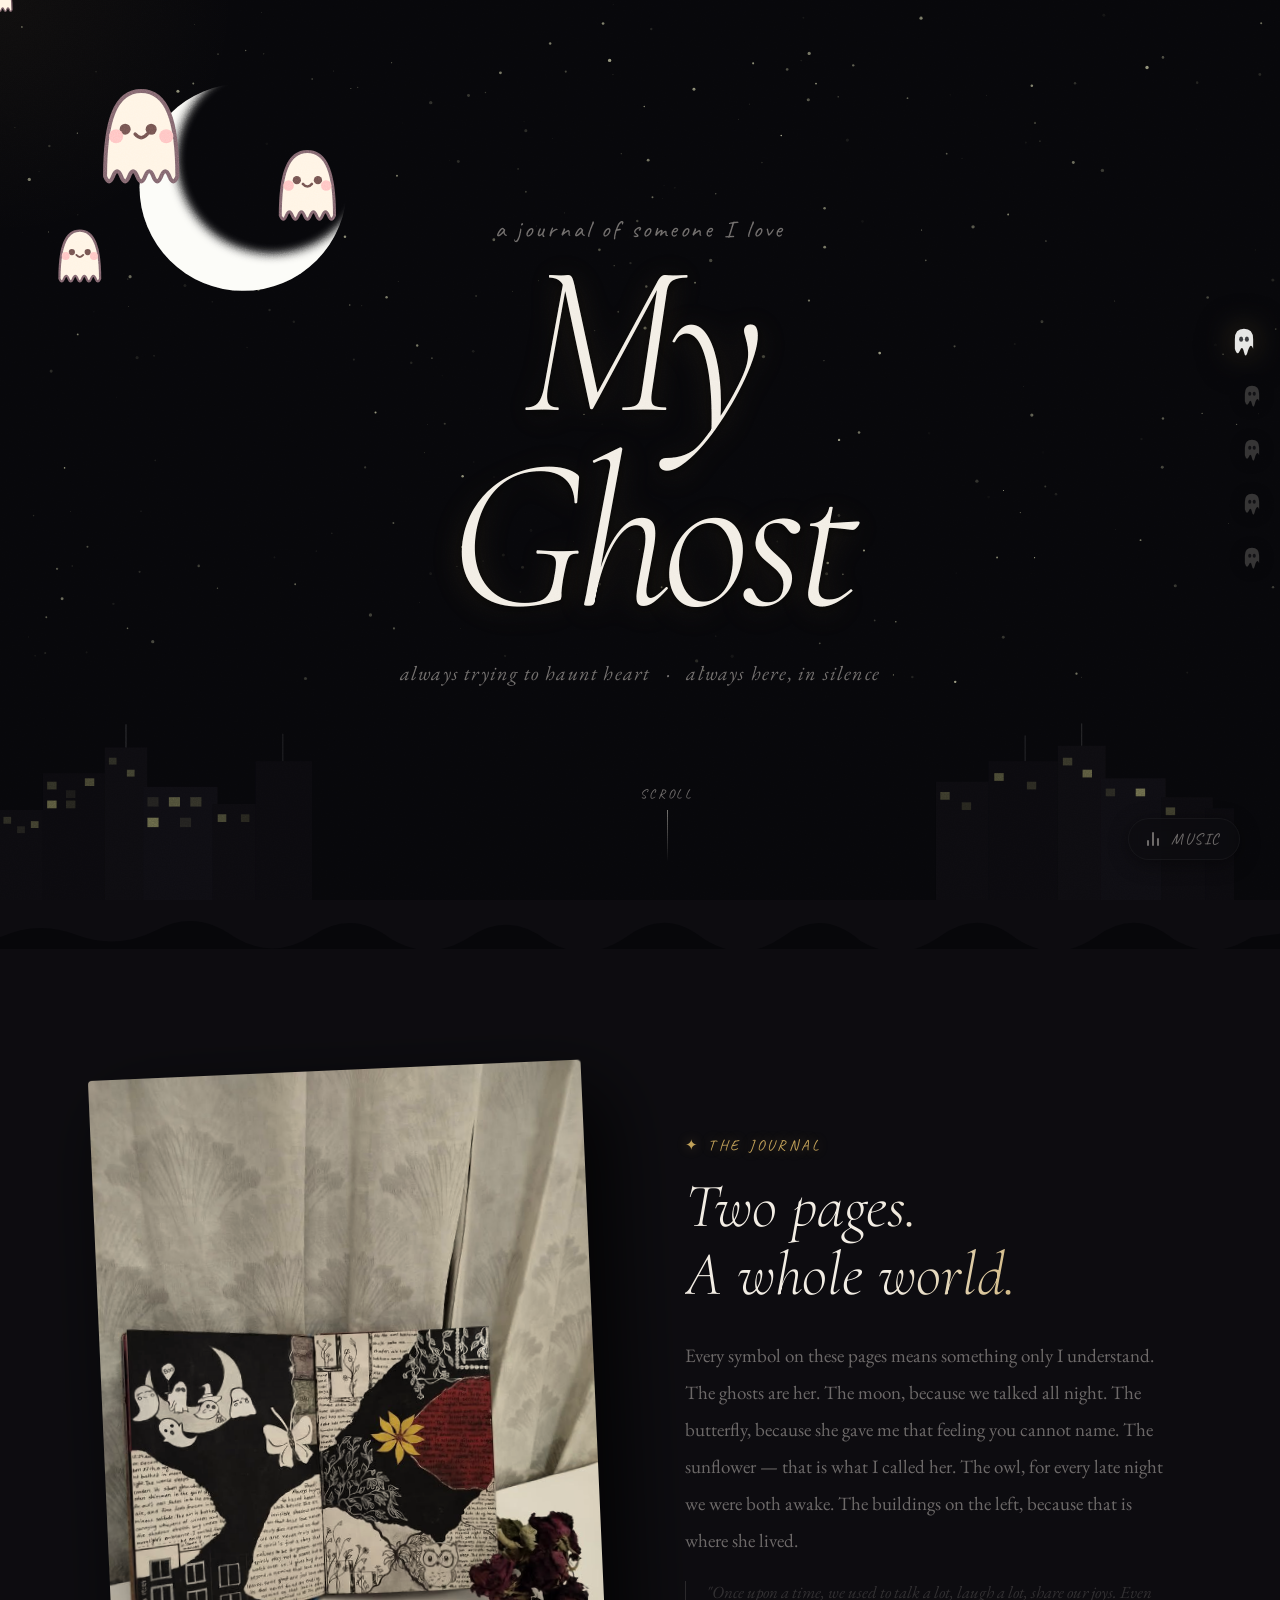
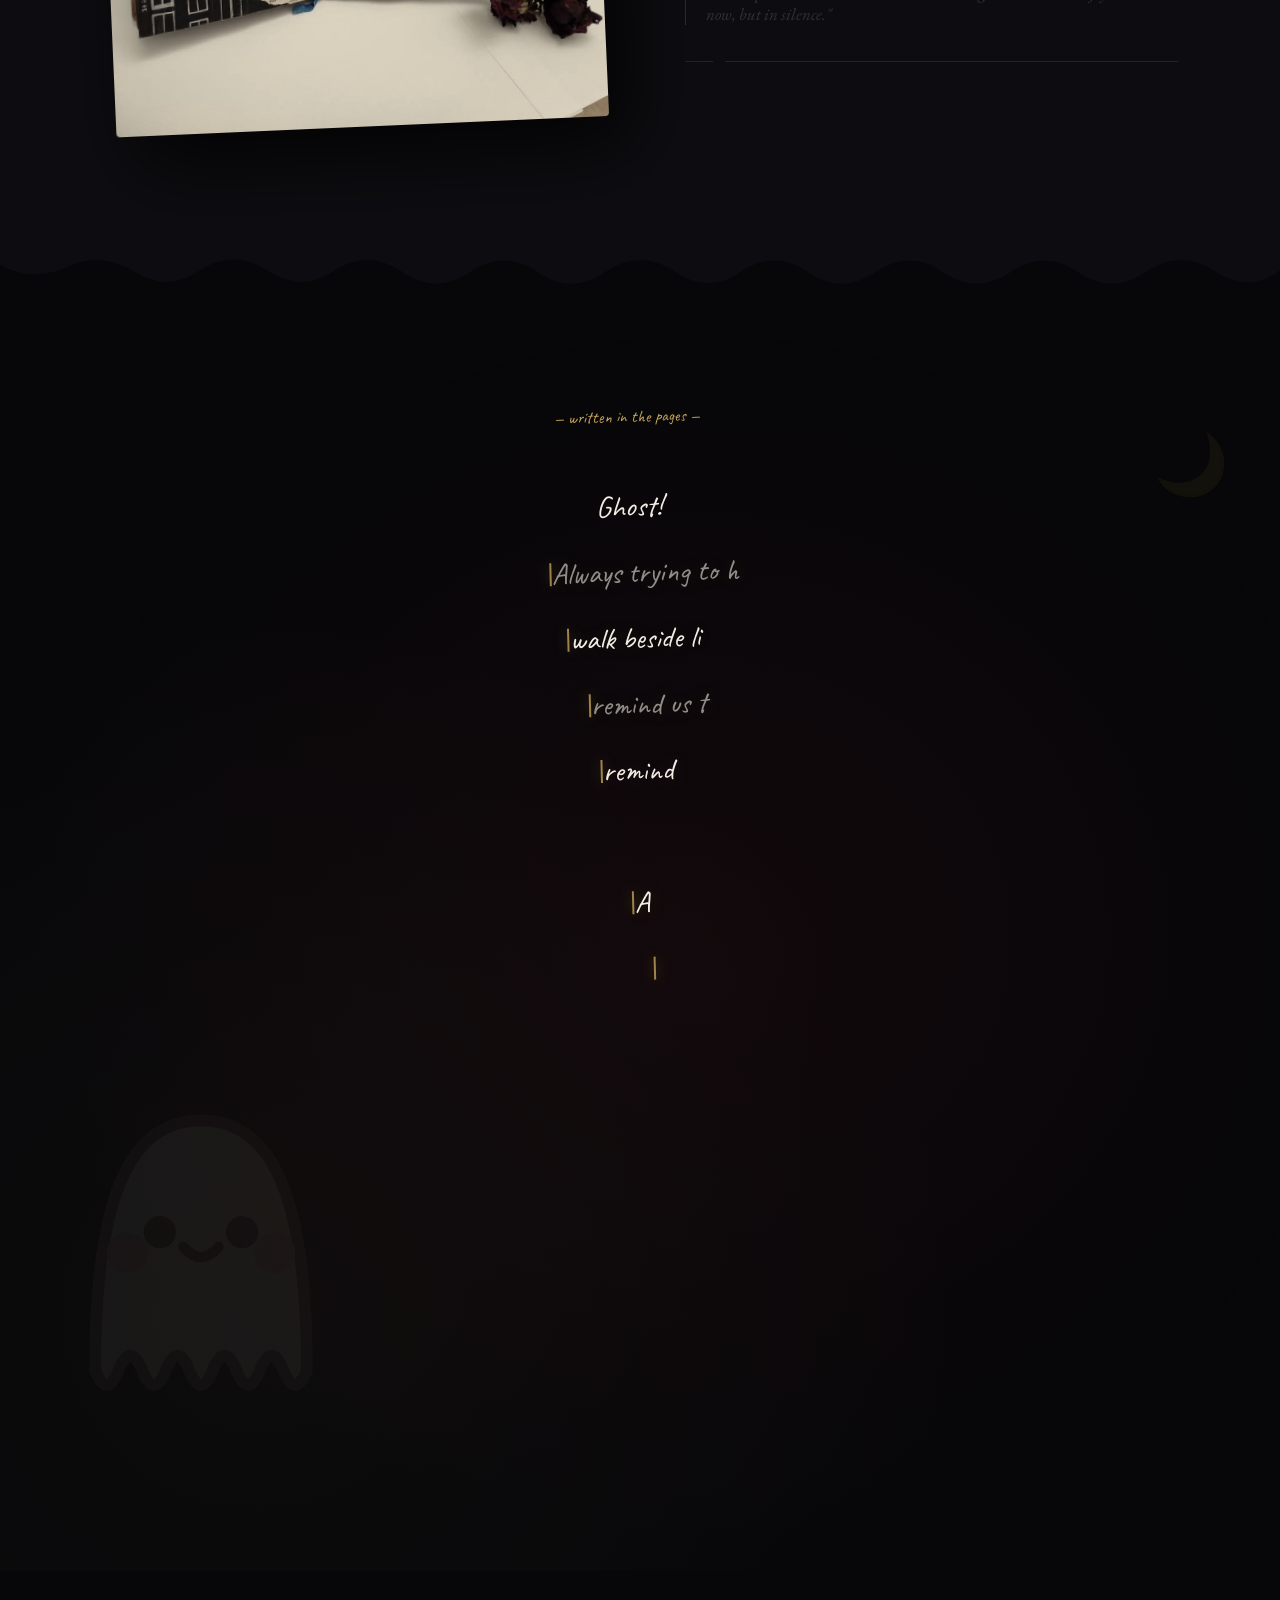
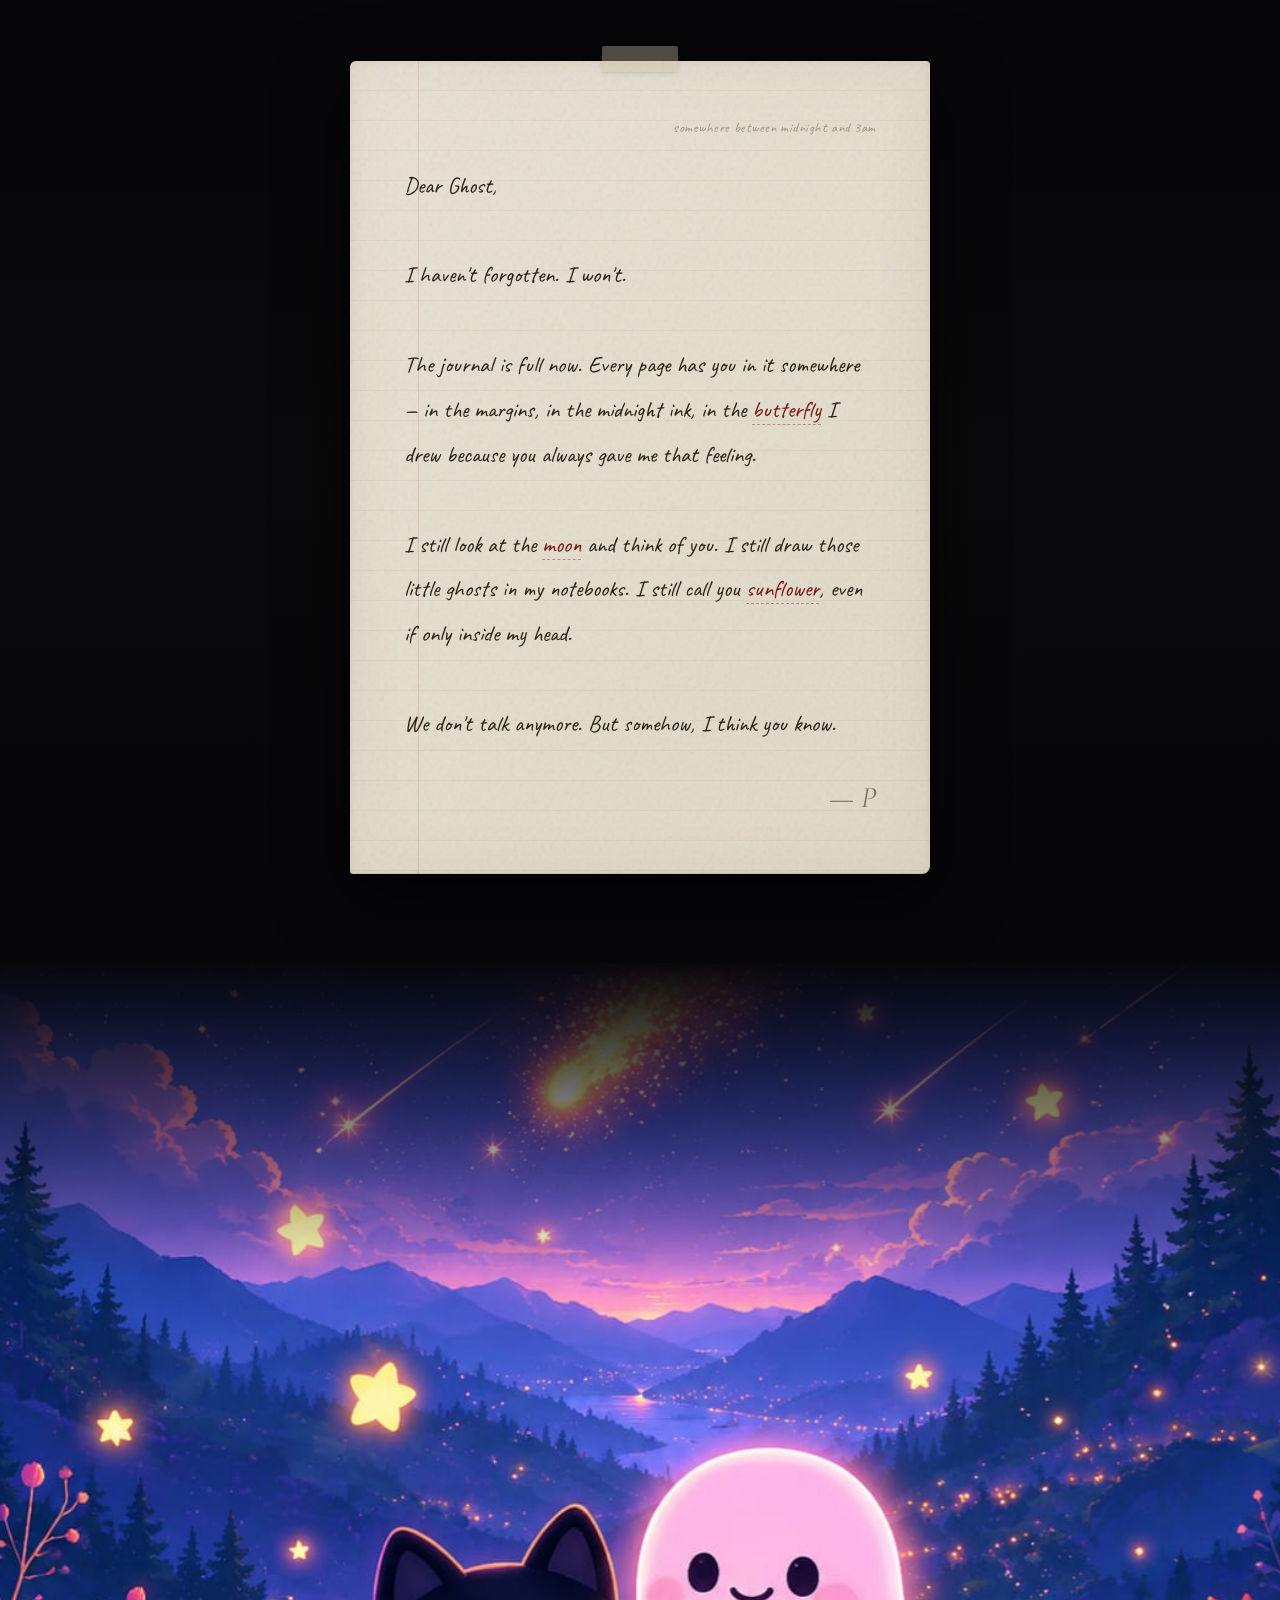
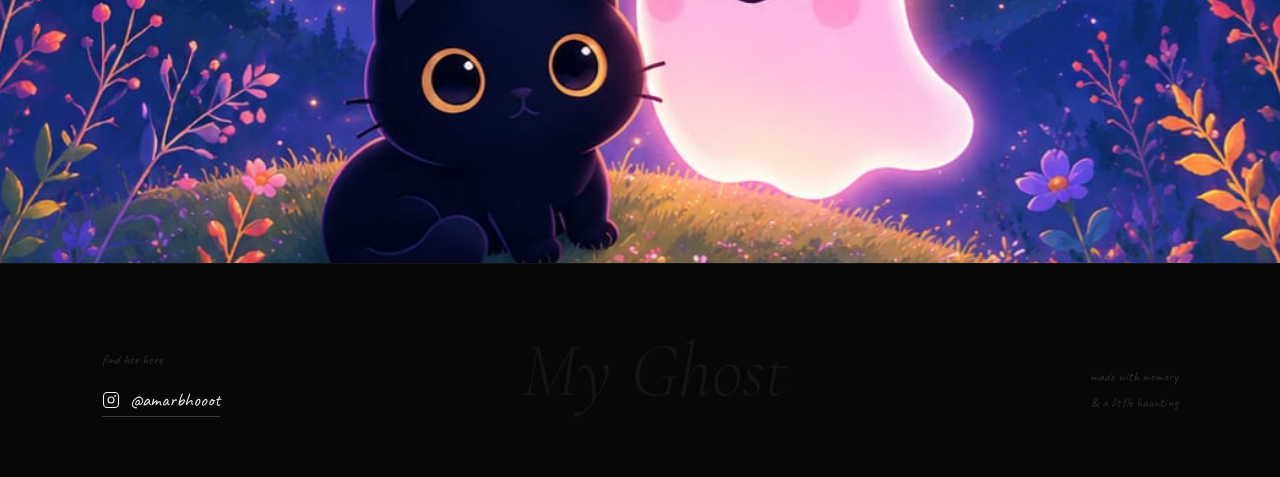
<file: index.html>
<!DOCTYPE html>
<html lang="en">

<head>
  <meta charset="UTF-8">
  <meta name="viewport" content="width=device-width, initial-scale=1.0">
  <title>My Ghost — A Journal</title>
  <link rel="preconnect" href="https://fonts.googleapis.com">
  <link rel="preconnect" href="https://fonts.gstatic.com" crossorigin>
  <link
    href="https://fonts.googleapis.com/css2?family=Cormorant+Garamond:ital,wght@0,300;0,400;1,300;1,400&family=Caveat:wght@400;600;700&family=EB+Garamond:ital,wght@0,400;1,400&display=swap"
    rel="stylesheet">
  <link rel="stylesheet" href="style.css">
</head>

<body>

  <!-- SVG noise filter for grain -->
  <svg xmlns="http://www.w3.org/2000/svg" style="position:absolute;width:0;height:0">
    <defs>
      <filter id="grain-f" x="0%" y="0%" width="100%" height="100%">
        <feTurbulence type="fractalNoise" baseFrequency="0.75 0.75" numOctaves="4" seed="2" stitchTiles="stitch" />
        <feColorMatrix type="saturate" values="0" />
      </filter>
    </defs>
  </svg>

  <!-- Grain overlay -->
  <div id="grain"></div>

  <!-- Scroll progress bar -->
  <div id="progress"></div>

  <!-- Ghost cursors -->
  <div id="gc-main">
    <svg viewBox="0 0 102 112" fill="none" xmlns="http://www.w3.org/2000/svg">
      <path d="M 15 95 C 15 40, 25 10, 51 10 C 77 10, 87 40, 87 95 Q 83 105, 79 95 Q 75 85, 71 95 Q 67 105, 63 95 Q 59 85, 55 95 Q 51 105, 47 95 Q 43 85, 39 95 Q 35 105, 31 95 Q 27 85, 23 95 Q 19 105, 15 95 Z" fill="#fff4e4" stroke="#7e636b" stroke-width="4" stroke-linejoin="round"/>
      <circle cx="37" cy="48" r="5.5" fill="#71514e"/>
      <circle cx="65" cy="48" r="5.5" fill="#71514e"/>
      <circle cx="26" cy="55" r="7" fill="#ffc4c2"/>
      <circle cx="76" cy="55" r="7" fill="#ffc4c2"/>
      <path d="M 45 53 Q 51 60 57 53" stroke="#71514e" stroke-width="3.5" fill="none" stroke-linecap="round"/>
    </svg>
  </div>
  <div id="gc-trail">
    <svg viewBox="0 0 102 112" fill="none" xmlns="http://www.w3.org/2000/svg">
      <path d="M 15 95 C 15 40, 25 10, 51 10 C 77 10, 87 40, 87 95 Q 83 105, 79 95 Q 75 85, 71 95 Q 67 105, 63 95 Q 59 85, 55 95 Q 51 105, 47 95 Q 43 85, 39 95 Q 35 105, 31 95 Q 27 85, 23 95 Q 19 105, 15 95 Z" fill="#fff4e4" stroke="#7e636b" stroke-width="4" stroke-linejoin="round"/>
      <circle cx="37" cy="48" r="5.5" fill="#71514e"/>
      <circle cx="65" cy="48" r="5.5" fill="#71514e"/>
      <circle cx="26" cy="55" r="7" fill="#ffc4c2"/>
      <circle cx="76" cy="55" r="7" fill="#ffc4c2"/>
      <path d="M 45 53 Q 51 60 57 53" stroke="#71514e" stroke-width="3.5" fill="none" stroke-linecap="round"/>
    </svg>
  </div>

  <!-- Mouse spotlight -->
  <div id="spotlight"></div>

  <!-- Intro -->
  <div id="intro">
    <div class="boo">Boo.</div>
  </div>

  <!-- Stars -->
  <canvas id="stars"></canvas>

  <!-- ═══════════════ HERO ═══════════════ -->
  <section id="hero">

    <div class="moon-wrap" id="moonWrap">
      <svg viewBox="0 0 120 120" xmlns="http://www.w3.org/2000/svg">
        <defs>
          <filter id="moon-blur" x="-20%" y="-20%" width="140%" height="140%">
            <feGaussianBlur stdDeviation="2.5" />
          </filter>
          <mask id="moon-mask">
            <rect x="0" y="0" width="120" height="120" fill="white" />
            <circle cx="75" cy="45" r="50" fill="black" filter="url(#moon-blur)" />
          </mask>
        </defs>
        <circle cx="60" cy="60" r="54" fill="#fcfcf8" mask="url(#moon-mask)" />
        <circle cx="18" cy="22" r="1.3" fill="rgba(255,255,210,.7)" />
        <circle cx="26" cy="10" r=".8" fill="rgba(255,255,210,.5)" />
        <circle cx="10" cy="36" r=".7" fill="rgba(255,255,210,.6)" />
        <circle cx="34" cy="6" r=".5" fill="rgba(255,255,210,.4)" />
      </svg>
    </div>

    <!-- Ghost 1 — large, expressive, eyes track cursor -->
    <div class="ghost g1" id="ghost1">
      <svg id="ghost1svg" viewBox="0 0 102 112" fill="none" xmlns="http://www.w3.org/2000/svg">
        <path d="M 15 95 C 15 40, 25 10, 51 10 C 77 10, 87 40, 87 95 Q 83 105, 79 95 Q 75 85, 71 95 Q 67 105, 63 95 Q 59 85, 55 95 Q 51 105, 47 95 Q 43 85, 39 95 Q 35 105, 31 95 Q 27 85, 23 95 Q 19 105, 15 95 Z" fill="#fff4e4" stroke="#7e636b" stroke-width="4" stroke-linejoin="round"/>
        <circle id="eye1l" cx="37" cy="48" r="5.5" fill="#71514e"/>
        <circle id="eye1r" cx="65" cy="48" r="5.5" fill="#71514e"/>
        <circle cx="26" cy="55" r="7" fill="#ffc4c2"/>
        <circle cx="76" cy="55" r="7" fill="#ffc4c2"/>
        <path d="M 45 53 Q 51 60 57 53" stroke="#71514e" stroke-width="3.5" fill="none" stroke-linecap="round"/>
      </svg>
    </div>

    <!-- Ghost 2 -->
    <div class="ghost g2">
      <svg viewBox="0 0 102 112" fill="none" xmlns="http://www.w3.org/2000/svg">
        <path d="M 15 95 C 15 40, 25 10, 51 10 C 77 10, 87 40, 87 95 Q 83 105, 79 95 Q 75 85, 71 95 Q 67 105, 63 95 Q 59 85, 55 95 Q 51 105, 47 95 Q 43 85, 39 95 Q 35 105, 31 95 Q 27 85, 23 95 Q 19 105, 15 95 Z" fill="#fff4e4" stroke="#7e636b" stroke-width="4" stroke-linejoin="round"/>
        <circle cx="37" cy="48" r="5.5" fill="#71514e"/>
        <circle cx="65" cy="48" r="5.5" fill="#71514e"/>
        <circle cx="26" cy="55" r="7" fill="#ffc4c2"/>
        <circle cx="76" cy="55" r="7" fill="#ffc4c2"/>
        <path d="M 45 53 Q 51 60 57 53" stroke="#71514e" stroke-width="3.5" fill="none" stroke-linecap="round"/>
      </svg>
    </div>

    <!-- Ghost 3 — small, shy -->
    <div class="ghost g3">
      <svg viewBox="0 0 102 112" fill="none" xmlns="http://www.w3.org/2000/svg">
        <path d="M 15 95 C 15 40, 25 10, 51 10 C 77 10, 87 40, 87 95 Q 83 105, 79 95 Q 75 85, 71 95 Q 67 105, 63 95 Q 59 85, 55 95 Q 51 105, 47 95 Q 43 85, 39 95 Q 35 105, 31 95 Q 27 85, 23 95 Q 19 105, 15 95 Z" fill="#fff4e4" stroke="#7e636b" stroke-width="4" stroke-linejoin="round"/>
        <circle cx="37" cy="48" r="5.5" fill="#71514e"/>
        <circle cx="65" cy="48" r="5.5" fill="#71514e"/>
        <circle cx="26" cy="55" r="7" fill="#ffc4c2"/>
        <circle cx="76" cy="55" r="7" fill="#ffc4c2"/>
        <path d="M 45 53 Q 51 60 57 53" stroke="#71514e" stroke-width="3.5" fill="none" stroke-linecap="round"/>
      </svg>
    </div>

    <!-- Title -->
    <div class="hero-inner">
      <p class="hero-eyebrow">a journal of someone I love</p>
      <h1 class="hero-title">
        <span>My</span>
        <span>Ghost</span>
      </h1>
      <p class="hero-sub">always trying to haunt heart &ensp;·&ensp; always here, in silence</p>
    </div>

    <!-- City silhouette -->
    <svg class="city" viewBox="0 0 1440 210" preserveAspectRatio="none" xmlns="http://www.w3.org/2000/svg">
      <rect width="1440" height="210" fill="#07070a" />
      <rect x="0" y="105" width="56" height="105" fill="#0c0b0f" />
      <rect x="4" y="113" width="9" height="8" fill="rgba(255,255,160,.12)" />
      <rect x="20" y="124" width="9" height="8" fill="rgba(255,255,160,.08)" />
      <rect x="36" y="118" width="9" height="8" fill="rgba(255,255,160,.2)" />
      <rect x="50" y="62" width="76" height="148" fill="#0b0a0e" />
      <rect x="55" y="72" width="11" height="9" fill="rgba(255,255,160,.15)" />
      <rect x="77" y="82" width="11" height="9" fill="rgba(255,255,160,.06)" />
      <rect x="99" y="68" width="11" height="9" fill="rgba(255,255,160,.22)" />
      <rect x="55" y="94" width="11" height="9" fill="rgba(255,255,160,.3)" />
      <rect x="77" y="94" width="11" height="9" fill="rgba(255,255,160,.1)" />
      <rect x="122" y="32" width="50" height="178" fill="#0d0c10" />
      <line x1="147" y1="32" x2="147" y2="5" stroke="rgba(255,255,255,.18)" stroke-width="1" />
      <rect x="127" y="44" width="9" height="8" fill="rgba(255,255,160,.12)" />
      <rect x="148" y="58" width="9" height="8" fill="rgba(255,255,160,.2)" />
      <rect x="167" y="78" width="87" height="132" fill="#0e0d12" />
      <rect x="172" y="90" width="13" height="11" fill="rgba(255,255,160,.08)" />
      <rect x="197" y="90" width="13" height="11" fill="rgba(255,255,160,.26)" />
      <rect x="222" y="90" width="13" height="11" fill="rgba(255,255,160,.14)" />
      <rect x="172" y="114" width="13" height="11" fill="rgba(255,255,160,.34)" />
      <rect x="210" y="114" width="13" height="11" fill="rgba(255,255,160,.08)" />
      <rect x="248" y="98" width="56" height="112" fill="#0c0b0f" />
      <rect x="254" y="110" width="10" height="9" fill="rgba(255,255,160,.22)" />
      <rect x="281" y="110" width="10" height="9" fill="rgba(255,255,160,.1)" />
      <rect x="298" y="48" width="66" height="162" fill="#0b0a0e" />
      <line x1="330" y1="48" x2="330" y2="16" stroke="rgba(255,255,255,.12)" stroke-width="1" />
      <rect x="1092" y="72" width="66" height="138" fill="#0c0b0f" />
      <rect x="1097" y="84" width="11" height="9" fill="rgba(255,255,160,.18)" />
      <rect x="1122" y="96" width="11" height="9" fill="rgba(255,255,160,.1)" />
      <rect x="1153" y="48" width="86" height="162" fill="#0b0a0e" />
      <line x1="1196" y1="48" x2="1196" y2="18" stroke="rgba(255,255,255,.14)" stroke-width="1" />
      <rect x="1160" y="62" width="11" height="9" fill="rgba(255,255,160,.24)" />
      <rect x="1198" y="72" width="11" height="9" fill="rgba(255,255,160,.12)" />
      <rect x="1234" y="30" width="56" height="180" fill="#0d0c10" />
      <line x1="1262" y1="30" x2="1262" y2="4" stroke="rgba(255,255,255,.16)" stroke-width="1" />
      <rect x="1240" y="44" width="11" height="9" fill="rgba(255,255,160,.16)" />
      <rect x="1263" y="58" width="11" height="9" fill="rgba(255,255,160,.3)" />
      <rect x="1284" y="68" width="76" height="142" fill="#0e0d12" />
      <rect x="1290" y="80" width="11" height="9" fill="rgba(255,255,160,.1)" />
      <rect x="1325" y="80" width="11" height="9" fill="rgba(255,255,160,.36)" />
      <rect x="1355" y="90" width="60" height="120" fill="#0c0b0f" />
      <rect x="1360" y="102" width="11" height="9" fill="rgba(255,255,160,.2)" />
      <rect x="1406" y="103" width="34" height="107" fill="#0b0a0e" />
    </svg>

    <div class="scroll-hint">
      <span>scroll</span>
      <div class="scroll-line"></div>
    </div>
  </section>

  <!-- Torn top -->
  <div class="torn">
    <svg viewBox="0 0 1440 55" preserveAspectRatio="none" xmlns="http://www.w3.org/2000/svg">
      <path
        d="M0,0 L0,42 Q44,22 88,40 Q132,56 176,34 Q220,10 264,42 Q308,68 352,40 Q396,10 440,44 Q484,70 528,42 Q572,12 616,46 Q660,72 704,42 Q748,8 792,44 Q836,72 880,42 Q924,8 968,46 Q1012,72 1056,42 Q1100,8 1144,44 Q1188,72 1232,42 Q1276,8 1320,44 Q1364,70 1408,42 L1440,38 L1440,0 Z"
        fill="#0d0c10" />
    </svg>
  </div>

  <!-- ═══════════════ JOURNAL ═══════════════ -->
  <section id="journal">
    <div class="j-img-wrap">
      <div class="j-img-inner">
        <img class="j-img" src="journal.png" alt="My journal spread"
          onerror="this.style.display='none';document.getElementById('jph').style.display='flex'">
        <div id="jph" class="j-placeholder" style="display:none">
          <p>Place your journal photo here.<br><br>
            Name it <code>journal.png</code><br>
            and put it in this same folder.</p>
        </div>
        <div class="hotspot hs-ghost"></div>
        <div class="hotspot hs-sunflower"></div>
        <div class="hotspot hs-owl"></div>
      </div>
      <div class="j-img-glow"></div>
    </div>
    <div class="j-text reveal-right" id="jText">
      <span class="tag">✦ the journal</span>
      <h2 class="sec-title">Two pages.<br>A whole world.</h2>
      <p class="body-p">Every symbol on these pages means something only I understand. The ghosts are her. The moon,
        because we talked all night. The butterfly, because she gave me that feeling you cannot name. The sunflower —
        that is what I called her. The owl, for every late night we were both awake. The buildings on the left, because
        that is where she lived.</p>
      <p class="body-q">"Once upon a time, we used to talk a lot, laugh a lot, share our joys. Even now, but in
        silence."</p>
      <div class="j-deco"></div>
    </div>
  </section>

  <!-- Torn bottom of journal -->
  <div class="torn" style="background:var(--surf)">
    <svg viewBox="0 0 1440 55" preserveAspectRatio="none" xmlns="http://www.w3.org/2000/svg">
      <path
        d="M0,55 L0,18 Q38,38 76,20 Q114,2 152,26 Q190,50 228,22 Q266,0 304,26 Q342,50 380,22 Q418,0 456,28 Q494,52 532,24 Q570,0 608,28 Q646,52 684,24 Q722,0 760,26 Q798,52 836,24 Q874,0 912,28 Q950,52 988,24 Q1026,0 1064,28 Q1102,52 1140,24 Q1178,0 1216,28 Q1254,52 1292,24 Q1330,0 1368,26 Q1406,50 1440,24 L1440,55 Z"
        fill="#07070a" />
    </svg>
  </div>

  <!-- ═══════════════ POEM ═══════════════ -->
  <section id="poem">
    <div class="poem-wrap">
      <span class="poem-tag">— written in the pages —</span>
      <div class="poem-lines">
        <span class="pl">Ghost!</span>
        <span class="pl">Always trying to haunt heart...</span>
        <span class="pl">walk beside like an invisible shadow.</span>
        <span class="pl">remind us that true love never truly dies.</span>
        <span class="pl">remind us that we are never truly alone.</span>
        <span class="pl spacer">&nbsp;</span>
        <span class="pl">A spirit is just a story</span>
        <span class="pl">that refuses to be forgotten.</span>
        <span class="pl">some spirits stay not to scare</span>
        <span class="pl">but to watch over us.</span>
        <span class="pl spacer">&nbsp;</span>
        <span class="pl">some ghost are just love stories</span>
        <span class="pl">that never found an ending.</span>
        <span class="pl">remind us that love is eternal.</span>
        <span class="pl pl-gold">remind us of its presence............</span>
      </div>
    </div>
    <div class="poem-deco-left">
      <svg viewBox="0 0 102 112" style="width: 100%; height: 100%" fill="none" xmlns="http://www.w3.org/2000/svg">
        <path d="M 15 95 C 15 40, 25 10, 51 10 C 77 10, 87 40, 87 95 Q 83 105, 79 95 Q 75 85, 71 95 Q 67 105, 63 95 Q 59 85, 55 95 Q 51 105, 47 95 Q 43 85, 39 95 Q 35 105, 31 95 Q 27 85, 23 95 Q 19 105, 15 95 Z" fill="#fff4e4" stroke="#7e636b" stroke-width="4" stroke-linejoin="round"/>
        <circle cx="37" cy="48" r="5.5" fill="#71514e"/>
        <circle cx="65" cy="48" r="5.5" fill="#71514e"/>
        <circle cx="26" cy="55" r="7" fill="#ffc4c2"/>
        <circle cx="76" cy="55" r="7" fill="#ffc4c2"/>
        <path d="M 45 53 Q 51 60 57 53" stroke="#71514e" stroke-width="3.5" fill="none" stroke-linecap="round"/>
      </svg>
    </div>
    <div class="poem-deco-right">🌙</div>
  </section>

  <!-- ═══════════════ LETTER ═══════════════ -->
  <section id="letter">
    <div class="letter-paper reveal-up" id="letterPaper">
      <div class="tape"></div>
      <p class="letter-date">somewhere between midnight and 3am</p>
      <div class="letter-body">
        <p>Dear Ghost,</p>
        <br>
        <p>I haven't forgotten. I won't.</p>
        <br>
        <p>The journal is full now. Every page has you in it somewhere — in the margins, in the midnight ink, in the
          <span class="ann">butterfly</span> I drew because you always gave me that feeling.
        </p>
        <br>
        <p>I still look at the <span class="ann">moon</span> and think of you. I still draw those little ghosts in my
          notebooks. I still call you <span class="ann">sunflower</span>, even if only inside my head.</p>
        <br>
        <p>We don't talk anymore. But somehow, I think you know.</p>
      </div>
      <p class="letter-sign">— P</p>
      <div class="letter-fold"></div>
    </div>
  </section>



  <!-- ═══════════════ ALIVE SCENE (CLOSING) ═══════════════ -->
  <section id="closing" class="alive-closing">
    <!-- Animated ghost image scene -->
    <div class="alive-viewport" id="aliveViewport">
      <div class="alive-fade-top"></div>
      <img class="alive-image" src="myghostimage.jpeg" alt="A glowing ghost and a black cat under a starry night">

      <!-- Starry sky + shooting stars -->
      <canvas id="aliveStarfield"></canvas>

      <!-- Slow-moving clouds -->
      <div class="alive-cloud ac1"></div>
      <div class="alive-cloud ac2"></div>
      <div class="alive-cloud ac3"></div>



      <!-- Floating star particles -->
      <div class="alive-stars-float" id="aliveStarsFloat"></div>



      <!-- Title card -->
      <div class="alive-title-card" id="aliveTitleCard">
        <span class="alive-subtitle">✦ a living night</span>
        <h2 class="alive-title">Even now,<br>but in silence.</h2>
        <p class="alive-caption">Move your mouse — the scene breathes.</p>
      </div>
    </div>
  </section>

  <!-- ═══════════════ FOOTER ═══════════════ -->
  <footer id="footer">
    <div>
      <p class="f-ghost" style="margin-bottom:14px">find her here</p>
      <a href="https://www.instagram.com/amarbhooot?igsh=Y2NpenZuZ24wdXBr" target="_blank" rel="noopener"
        class="ig-link">
        <svg class="ig-icon" viewBox="0 0 24 24" xmlns="http://www.w3.org/2000/svg">
          <rect x="2" y="2" width="20" height="20" rx="5" ry="5" />
          <circle cx="12" cy="12" r="4" />
          <circle cx="17.5" cy="6.5" r="1.3" fill="currentColor" stroke="none" />
        </svg>
        @amarbhooot
      </a>
    </div>
    <div class="f-brand">My Ghost</div>
    <p class="f-ghost" style="text-align:right">made with memory<br>&amp; a little haunting</p>
  </footer>

  <!-- ═══════════════ MUSIC PLAYER ═══════════════ -->
  <audio id="bg-music" loop>
    <source src="I%20wanna%20be%20yours%20(%20Artic%20Monkeys)%20no%20copyright.%20%23song%20%23feel.mp3"
      type="audio/mpeg">
  </audio>
  <div id="music-toggle" class="music-toggle" title="Toggle Music">
    <div class="bars">
      <span class="bar"></span>
      <span class="bar"></span>
      <span class="bar"></span>
    </div>
    <span class="mt-text">Music</span>
  </div>

  <script src="script.js"></script>
</body>

</html>
</file>
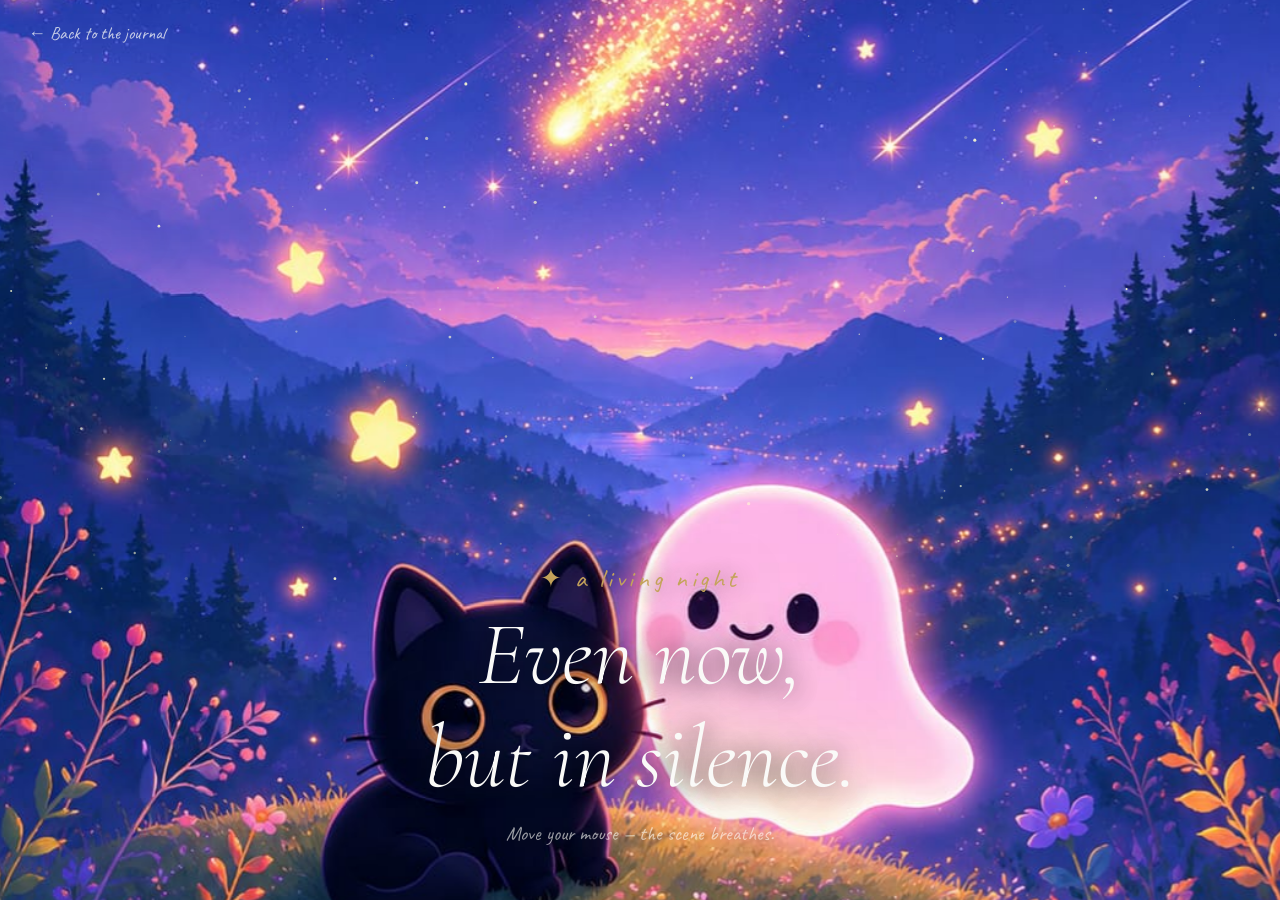
<file: alive.html>
<!DOCTYPE html>
<html lang="en">

<head>
  <meta charset="UTF-8">
  <meta name="viewport" content="width=device-width, initial-scale=1.0">
  <title>My Ghost — Alive</title>
  <link rel="preconnect" href="https://fonts.googleapis.com">
  <link rel="preconnect" href="https://fonts.gstatic.com" crossorigin>
  <link
    href="https://fonts.googleapis.com/css2?family=Cormorant+Garamond:ital,wght@0,300;0,400;1,300;1,400&family=Caveat:wght@400;600;700&family=EB+Garamond:ital,wght@0,400;1,400&display=swap"
    rel="stylesheet">
  <link rel="stylesheet" href="alive.css">
</head>

<body>
  <a class="home-link" href="index.html">← Back to the journal</a>

  <div class="viewport" id="viewport">
    <img class="alive-image" src="myghostimage.jpeg" alt="A glowing ghost and a black cat under a starry night">

    <!-- Starry sky + shooting stars -->
    <canvas id="starfield"></canvas>

    <!-- Slow-moving clouds -->
    <div class="cloud c1"></div>
    <div class="cloud c2"></div>
    <div class="cloud c3"></div>



    <!-- Floating star particles -->
    <div class="stars-float" id="starsFloat"></div>



    <div class="title-card">
      <span class="subtitle">✦ a living night</span>
      <h1>Even now,<br>but in silence.</h1>
      <p class="caption">Move your mouse — the scene breathes.</p>
    </div>
  </div>

  <script src="alive.js"></script>
</body>

</html>
</file>
<file: style.css>
/* ═══════════════════════════════════════════════
   MY GHOST — style.css
   ═══════════════════════════════════════════════ */

:root {
  --bg: #07070a;
  --surf: #0d0c10;
  --surf2: #12111a;
  --paper: #f2ede4;
  --cream: #e8e2d6;
  --muted: rgba(242, 237, 228, .42);
  --dim: rgba(242, 237, 228, .16);
  --gold: #c4a35a;
  --goldL: rgba(196, 163, 90, .18);
  --yellow: #e6b400;
  --white: #fafaf8;
  --ease: cubic-bezier(.25, .46, .45, .94);
}

/* ─── Reset ─── */
*,
*::before,
*::after {
  margin: 0;
  padding: 0;
  box-sizing: border-box;
}

html {
  scroll-behavior: smooth;
  background: var(--bg);
}

body {
  background: var(--bg);
  color: var(--paper);
  font-family: 'EB Garamond', Georgia, serif;
  overflow-x: hidden;
  cursor: none;
}

/* ─── Selection ─── */
::selection {
  background: rgba(196, 163, 90, .22);
  color: var(--white);
}

/* ─── Custom scrollbar ─── */
::-webkit-scrollbar {
  width: 3px;
}

::-webkit-scrollbar-track {
  background: var(--bg);
}

::-webkit-scrollbar-thumb {
  background: rgba(196, 163, 90, .3);
  border-radius: 2px;
}

::-webkit-scrollbar-thumb:hover {
  background: rgba(196, 163, 90, .55);
}

/* ─── Grain overlay ─── */
#grain {
  position: fixed;
  inset: 0;
  pointer-events: none;
  z-index: 8;
  opacity: .38;
  filter: url(#grain-f);
  background: var(--white);
  mix-blend-mode: overlay;
}

/* ─── Progress bar ─── */
#progress {
  position: fixed;
  top: 0;
  left: 0;
  height: 2px;
  width: 100%;
  z-index: 10000;
  background: linear-gradient(to right, rgba(196, 163, 90, .9), rgba(196, 163, 90, .2));
  transform-origin: left;
  transform: scaleX(0);
  transition: transform .06s linear;
}

/* ─── Ghost cursors ─── */
#gc-main,
#gc-trail {
  position: fixed;
  top: 0;
  left: 0;
  pointer-events: none;
  z-index: 9999;
  transition: opacity .2s;
}

#gc-main {
  width: 34px;
  height: 44px;
  transform: translate(-50%, -50%);
}

#gc-trail {
  width: 22px;
  height: 30px;
  transform: translate(-50%, -50%);
  opacity: .3;
}

.cursor-spark {
  position: fixed;
  pointer-events: none;
  background: rgba(255, 240, 160, 0.95);
  z-index: 9998;
  clip-path: polygon(50% 0%, 58% 42%, 100% 50%, 58% 58%, 50% 100%, 42% 58%, 0% 50%, 42% 42%);
  filter: drop-shadow(0 0 3px rgba(255, 240, 160, 0.8));
  opacity: 1;
  will-change: transform, opacity;
}

/* ─── Spotlight ─── */
#spotlight {
  position: fixed;
  pointer-events: none;
  z-index: 2;
  width: 520px;
  height: 520px;
  border-radius: 50%;
  background: radial-gradient(circle, rgba(196, 163, 90, .045) 0%, transparent 65%);
  transform: translate(-50%, -50%);
  mix-blend-mode: screen;
}

/* ─── Intro ─── */
#intro {
  position: fixed;
  inset: 0;
  background: var(--bg);
  z-index: 1000;
  display: flex;
  align-items: center;
  justify-content: center;
  animation: introOut .8s ease 3.2s forwards;
}

.boo {
  font-family: 'Cormorant Garamond', serif;
  font-size: clamp(80px, 18vw, 220px);
  font-style: italic;
  font-weight: 300;
  color: var(--white);
  letter-spacing: -.04em;
  opacity: 0;
  animation: booAnim 2.8s ease .3s forwards;
}

@keyframes booAnim {
  0% {
    opacity: 0;
    transform: scale(.7);
    filter: blur(12px);
  }

  20% {
    opacity: 1;
    transform: scale(1.04);
    filter: blur(0);
  }

  80% {
    opacity: 1;
    transform: scale(1);
  }

  100% {
    opacity: 0;
    transform: scale(.93) translateY(-28px);
  }
}

@keyframes introOut {
  to {
    opacity: 0;
    visibility: hidden;
    pointer-events: none;
  }
}

/* ─── Stars canvas ─── */
#stars {
  position: fixed;
  inset: 0;
  pointer-events: none;
  z-index: 0;
  opacity: .65;
}

/* ─── Ghost float keyframe ─── */
@keyframes gf {

  0%,
  100% {
    transform: translateY(0px) rotate(-4deg);
  }

  33% {
    transform: translateY(-22px) rotate(3deg);
  }

  66% {
    transform: translateY(-9px) rotate(-6deg);
  }
}

section {
  position: relative;
  z-index: 1;
}

/* ══════════════ SECTION GHOST NAV ══════════════ */
.ghost-nav {
  position: fixed;
  top: 50%;
  right: 18px;
  transform: translateY(-50%);
  z-index: 9998;
  display: flex;
  flex-direction: column;
  align-items: flex-end;
  gap: 12px;
  pointer-events: auto;
}

.ghost-nav-dot {
  appearance: none;
  border: 0;
  background: transparent;
  width: 36px;
  height: 42px;
  padding: 0;
  position: relative;
  display: grid;
  place-items: center;
  color: rgba(242, 237, 228, .32);
  cursor: none;
  filter: drop-shadow(0 3px 12px rgba(0, 0, 0, .65));
  opacity: .62;
  transform: translateX(8px) scale(.78);
  transition: color .35s var(--ease), opacity .35s var(--ease), transform .35s var(--ease), filter .35s var(--ease);
}

.ghost-nav-dot svg {
  width: 24px;
  height: 32px;
  overflow: visible;
}

.ghost-nav-dot path {
  fill: currentColor;
  transition: fill .35s var(--ease);
}

.ghost-nav-dot ellipse {
  fill: #07070a;
  opacity: .76;
}

.ghost-nav-dot span {
  position: absolute;
  right: 36px;
  top: 50%;
  transform: translate(8px, -50%);
  font-family: 'Caveat', cursive;
  font-size: 14px;
  letter-spacing: .08em;
  color: var(--gold);
  white-space: nowrap;
  opacity: 0;
  pointer-events: none;
  text-shadow: 0 2px 12px rgba(0, 0, 0, .85);
  transition: opacity .3s var(--ease), transform .3s var(--ease);
}

.ghost-nav-dot:hover,
.ghost-nav-dot:focus-visible {
  color: rgba(242, 237, 228, .82);
  opacity: 1;
  transform: translateX(0) scale(.96);
  outline: none;
}

.ghost-nav-dot:hover span,
.ghost-nav-dot:focus-visible span {
  opacity: 1;
  transform: translate(0, -50%);
}

.ghost-nav-dot.active {
  color: var(--paper);
  opacity: 1;
  transform: translateX(0) scale(1);
  filter: drop-shadow(0 0 14px rgba(196, 163, 90, .34)) drop-shadow(0 4px 16px rgba(0, 0, 0, .75));
  animation: ghostNavPulse 2.6s ease-in-out infinite;
}

.ghost-nav-dot.active path {
  fill: rgba(250, 250, 248, .92);
}

@keyframes ghostNavPulse {

  0%,
  100% {
    transform: translateX(0) scale(1);
  }

  50% {
    transform: translateX(-2px) scale(1.08);
  }
}

/* ══════════════ HERO ══════════════ */
#hero {
  min-height: 100vh;
  display: flex;
  flex-direction: column;
  align-items: center;
  justify-content: center;
  overflow: hidden;
  position: relative;
}

.moon-wrap {
  position: absolute;
  top: 8vh;
  left: 10vw;
  width: clamp(120px, 18vw, 250px);
  pointer-events: none;
  animation: moonPulse 5s ease-in-out infinite;
  will-change: transform;
}

@keyframes moonPulse {

  0%,
  100% {
    filter: drop-shadow(0 0 12px rgba(255, 255, 240, 0.4)) drop-shadow(0 0 40px rgba(255, 255, 240, 0.15));
  }

  50% {
    filter: drop-shadow(0 0 25px rgba(255, 255, 240, 0.6)) drop-shadow(0 0 65px rgba(255, 255, 240, 0.25));
  }
}

.ghost {
  position: absolute;
}

.g1 {
  top: 9vh;
  left: 7vw;
  width: clamp(55px, 8vw, 105px);
  animation: gf 7s ease-in-out infinite;
  will-change: transform;
}

.g2 {
  top: 16vh;
  left: 21vw;
  width: clamp(40px, 6vw, 78px);
  animation: gf 5.5s ease-in-out infinite;
  animation-delay: -2s;
}

.g3 {
  top: 25vh;
  left: 4vw;
  width: clamp(30px, 4.5vw, 58px);
  animation: gf 8s ease-in-out infinite;
  animation-delay: -4.5s;
}

/* Fireflies / Moonlight Dust */
.firefly {
  position: absolute;
  background: rgba(255, 255, 210, 0.9);
  border-radius: 50%;
  pointer-events: none;
  z-index: 2;
  box-shadow: 0 0 8px 1px rgba(255, 255, 210, 0.6);
  animation: floatFirefly linear infinite;
  opacity: 0;
}

@keyframes floatFirefly {
  0% {
    transform: translate(0, 0) scale(0.8);
    opacity: 0;
  }

  20% {
    opacity: 1;
  }

  40% {
    opacity: 0.4;
    transform: translate(calc(var(--mx) * 0.4), calc(var(--my) * 0.4)) scale(1.2);
  }

  60% {
    opacity: 0.9;
  }

  80% {
    opacity: 0.2;
    transform: translate(calc(var(--mx) * 0.8), calc(var(--my) * 0.8)) scale(0.9);
  }

  100% {
    transform: translate(var(--mx), var(--my)) scale(1);
    opacity: 0;
  }
}

/* Hero text */
.hero-inner {
  text-align: center;
  position: relative;
  z-index: 2;
}

.hero-eyebrow {
  font-family: 'Caveat', cursive;
  font-size: clamp(16px, 2.4vw, 24px);
  color: var(--muted);
  letter-spacing: .12em;
  opacity: 0;
  animation: fadeUp 1s ease 3.5s forwards;
}

.hero-title {
  font-family: 'Cormorant Garamond', serif;
  font-size: clamp(74px, 18vw, 216px);
  font-weight: 300;
  font-style: italic;
  line-height: .9;
  letter-spacing: -.04em;
  text-shadow: 0 4px 32px rgba(196, 163, 90, 0.15), 0 2px 10px rgba(0, 0, 0, 0.8);
  opacity: 0;
  animation: fadeUp 1.1s ease 3.7s forwards;
}

.hero-title span {
  display: block;
}

.hero-title span:last-child {
  text-indent: 1.5vw;
}

.hero-sub {
  font-family: 'EB Garamond', serif;
  font-style: italic;
  font-size: clamp(14px, 1.8vw, 20px);
  color: var(--muted);
  margin-top: 28px;
  letter-spacing: .06em;
  opacity: 0;
  animation: fadeUp 1s ease 4s forwards;
}

.hero-cta {
  margin-top: 34px;
  opacity: 0;
  animation: fadeUp 1s ease 4.35s forwards;
}

.hero-cta a {
  font-family: 'Caveat', cursive;
  font-size: clamp(18px, 2.2vw, 24px);
  color: var(--gold);
  text-decoration: none;
  border-bottom: 1px solid rgba(196, 163, 90, .35);
  padding-bottom: 3px;
  transition: color .3s ease, border-color .3s ease, letter-spacing .3s ease;
}

.hero-cta a:hover {
  color: var(--paper);
  border-color: var(--paper);
  letter-spacing: .04em;
}

@keyframes fadeUp {
  from {
    opacity: 0;
    transform: translateY(32px);
  }

  to {
    opacity: 1;
    transform: translateY(0);
  }
}

/* Scroll hint */
.scroll-hint {
  position: absolute;
  bottom: 38px;
  left: 50%;
  transform: translateX(-50%);
  display: flex;
  flex-direction: column;
  align-items: center;
  gap: 8px;
  opacity: 0;
  animation: fadeUp 1s ease 4.5s forwards;
}

.scroll-hint span {
  font-family: 'Caveat', cursive;
  font-size: 13px;
  color: var(--muted);
  letter-spacing: .22em;
  text-transform: uppercase;
}

.scroll-line {
  width: 1px;
  height: 52px;
  background: linear-gradient(to bottom, var(--muted), transparent);
  animation: sLine 2s ease-in-out infinite;
}

@keyframes sLine {

  0%,
  100% {
    opacity: .4;
    transform: scaleY(1);
  }

  50% {
    opacity: 1;
    transform: scaleY(1.4);
  }
}

.city {
  position: absolute;
  bottom: 0;
  left: 0;
  right: 0;
  height: clamp(110px, 20vh, 210px);
}

/* Torn edge */
.torn {
  width: 100%;
  overflow: hidden;
  line-height: 0;
}

/* ══════════════ JOURNAL ══════════════ */
#journal {
  min-height: 100vh;
  background: var(--surf);
  display: grid;
  grid-template-columns: 1fr 1fr;
  align-items: center;
  padding: 12vh 8%;
  gap: 7vw;
}

.j-img-wrap {
  position: relative;
}

.j-img-inner {
  position: relative;
  width: 100%;
  border-radius: 4px;
  transform: rotate(-2.5deg);
  box-shadow: 22px 30px 80px rgba(0, 0, 0, .88);
  transition: transform .7s var(--ease), box-shadow .7s var(--ease);
  z-index: 1;
}

.j-img-wrap:hover .j-img-inner {
  transform: rotate(0deg) scale(1.02);
  box-shadow: 30px 40px 100px rgba(0, 0, 0, .95);
}

.j-img {
  width: 100%;
  display: block;
  border-radius: 4px;
  filter: sepia(0.3) contrast(1.05) brightness(0.9);
  transition: filter .7s var(--ease);
}

.j-img-wrap:hover .j-img {
  filter: sepia(0) contrast(1) brightness(1);
}

/* Hotspots */
.hotspot {
  position: absolute;
  border-radius: 50%;
  pointer-events: none;
  opacity: 0;
  transition: opacity .7s var(--ease);
  z-index: 2;
  mix-blend-mode: screen;
}

.j-img-wrap:hover .hotspot {
  opacity: 1;
  animation: pulseGlow 2s ease-in-out infinite alternate;
}

@keyframes pulseGlow {
  from {
    opacity: 0.5;
  }

  to {
    opacity: 1;
  }
}

/* Ghost corner (top leftish) */
.hs-ghost {
  top: 10%;
  left: 10%;
  width: 25%;
  aspect-ratio: 1;
  background: radial-gradient(circle, rgba(250, 250, 248, 0.45) 0%, transparent 65%);
  filter: blur(12px);
}

/* Sunflower (bottom rightish) */
.hs-sunflower {
  bottom: 15%;
  right: 15%;
  width: 28%;
  aspect-ratio: 1;
  background: radial-gradient(circle, rgba(230, 180, 0, 0.4) 0%, transparent 65%);
  filter: blur(14px);
}

/* Owl (top rightish) */
.hs-owl {
  top: 15%;
  right: 15%;
  width: 22%;
  aspect-ratio: 1;
  background: radial-gradient(circle, rgba(196, 163, 90, 0.4) 0%, transparent 65%);
  filter: blur(12px);
}

.j-img-glow {
  position: absolute;
  inset: 0;
  border-radius: 4px;
  box-shadow: 0 0 60px 10px rgba(196, 163, 90, .06);
  pointer-events: none;
  opacity: 0;
  transition: opacity .5s;
}

.j-img-wrap:hover .j-img-glow {
  opacity: 1;
}

.j-placeholder {
  width: 100%;
  aspect-ratio: 4/5;
  background: #111;
  border-radius: 4px;
  display: flex;
  align-items: center;
  justify-content: center;
  border: 1px solid rgba(255, 255, 255, .06);
}

.j-placeholder p {
  font-family: 'Caveat', cursive;
  color: rgba(255, 255, 255, .2);
  font-size: 17px;
  text-align: center;
  padding: 24px;
  line-height: 1.8;
}

.j-placeholder code {
  font-family: monospace;
  color: rgba(255, 255, 255, .35);
  font-size: 14px;
}

/* Reveal animations */
.reveal-right {
  opacity: 0;
  transform: translateX(44px);
  transition: opacity .9s var(--ease), transform .9s var(--ease);
}

.reveal-right.vis {
  opacity: 1;
  transform: none;
}

.reveal-up {
  opacity: 0;
  transform: translateY(32px);
  transition: opacity 1s var(--ease), transform 1s var(--ease);
}

.reveal-up.vis {
  opacity: 1;
  transform: none;
}

/* Journal text */
.tag {
  font-family: 'Caveat', cursive;
  font-size: 15px;
  color: var(--gold);
  letter-spacing: .22em;
  text-transform: uppercase;
  display: block;
  margin-bottom: 18px;
  text-shadow: 0 0 12px rgba(196, 163, 90, 0.4);
}

.sec-title {
  font-family: 'Cormorant Garamond', serif;
  font-size: clamp(34px, 5vw, 62px);
  font-weight: 300;
  font-style: italic;
  line-height: 1.1;
  margin-bottom: 28px;
  background: linear-gradient(to right, var(--paper) 20%, var(--gold) 40%, var(--paper) 60%, var(--gold) 80%);
  background-size: 200% auto;
  -webkit-background-clip: text;
  -webkit-text-fill-color: transparent;
  background-clip: text;
  animation: shimmerText 8s linear infinite;
}

@keyframes shimmerText {
  to {
    background-position: 200% center;
  }
}

.body-p {
  font-size: clamp(16px, 1.5vw, 19px);
  line-height: 1.95;
  color: var(--muted);
}

.body-q {
  font-style: italic;
  font-size: clamp(15px, 1.4vw, 17px);
  color: var(--dim);
  margin-top: 22px;
  padding-left: 20px;
  border-left: 1px solid rgba(242, 237, 228, .14);
}

/* Decorative line below journal text */
.j-deco {
  margin-top: 36px;
  display: flex;
  align-items: center;
  gap: 12px;
}

.j-deco::before,
.j-deco::after {
  content: '';
  display: block;
  height: 1px;
  background: rgba(242, 237, 228, .1);
}

.j-deco::before {
  width: 28px;
}

.j-deco::after {
  flex: 1;
}

/* ══════════════ POEM ══════════════ */
#poem {
  min-height: 85vh;
  display: flex;
  align-items: center;
  justify-content: center;
  padding: 12vh 8%;
  position: relative;
  overflow: hidden;
}

#poem::before {
  content: '';
  position: absolute;
  inset: 0;
  background: radial-gradient(ellipse at 55% 50%, rgba(122, 24, 24, .09) 0%, transparent 68%);
}

#poem::after {
  content: '';
  position: absolute;
  inset: 0;
  background: radial-gradient(ellipse at 20% 80%, rgba(196, 163, 90, .04) 0%, transparent 50%);
}

.poem-wrap {
  max-width: 700px;
  text-align: center;
  position: relative;
  z-index: 1;
  transform: rotate(-1.5deg);
}

.pl:nth-child(even) {
  padding-left: 24px;
}

.poem-tag {
  font-family: 'Caveat', cursive;
  font-size: 17px;
  color: var(--gold);
  display: block;
  margin-bottom: 46px;
}

.poem-lines {
  font-family: 'Caveat', cursive;
  font-size: clamp(18px, 2.8vw, 30px);
  line-height: 2.2;
}

.pl {
  display: inline-block;
  width: 100%;
  opacity: 0;
  min-height: 1.1em;
  transform: translateY(10px);
  transition: opacity .45s var(--ease), transform .45s var(--ease);
  position: relative;
  white-space: pre-wrap;
}

.pl.vis {
  opacity: 1;
  transform: none;
}

.pl.typing {
  text-shadow: 0 0 18px rgba(196, 163, 90, .18);
}

.pl.typing::before {
  content: '';
  display: inline-block;
  width: .08em;
  height: .78em;
  margin-left: .12em;
  vertical-align: -.08em;
  background: rgba(196, 163, 90, .8);
  box-shadow: 0 0 14px rgba(196, 163, 90, .45);
  animation: typeCaret .8s steps(2, start) infinite;
}

@keyframes typeCaret {
  50% {
    opacity: 0;
  }
}

.pl:nth-child(odd) {
  color: var(--paper);
}

.pl:nth-child(even) {
  color: rgba(242, 237, 228, .58);
}

.pl.spacer {
  line-height: .6;
  pointer-events: none;
}

.pl-gold {
  color: rgba(196, 163, 90, .82) !important;
}

/* Underline sweep on hover */
.pl::after {
  content: '';
  position: absolute;
  bottom: -2px;
  left: 50%;
  right: 50%;
  height: 1px;
  background: var(--gold);
  transition: left .4s var(--ease), right .4s var(--ease);
}

.pl:hover::after {
  left: 20%;
  right: 20%;
}

/* Poem decorative ghosts */
.poem-deco-left,
.poem-deco-right {
  position: absolute;
  font-size: clamp(40px, 6vw, 80px);
  opacity: .05;
  pointer-events: none;
  z-index: 0;
  animation: gf 9s ease-in-out infinite;
}

.poem-deco-left {
  bottom: 10%;
  left: 4%;
  animation-delay: 0s;
}

.poem-deco-right {
  top: 10%;
  right: 4%;
  animation-delay: -4s;
  font-size: clamp(30px, 5vw, 60px);
}

/* ══════════════ LETTER ══════════════ */
#letter {
  padding: 10vh 8%;
  display: flex;
  justify-content: center;
  align-items: center;
  position: relative;
}

#letter::before {
  content: '';
  position: absolute;
  inset: 0;
  background: linear-gradient(to bottom, transparent, rgba(196, 163, 90, .02), transparent);
  pointer-events: none;
}

.letter-paper {
  background:
    linear-gradient(135deg, rgba(245, 239, 226, 0.95) 0%, rgba(237, 229, 210, 0.95) 100%),
    url('data:image/svg+xml;utf8,<svg viewBox="0 0 200 200" xmlns="http://www.w3.org/2000/svg"><filter id="noiseFilter"><feTurbulence type="fractalNoise" baseFrequency="0.65" numOctaves="3" stitchTiles="stitch"/></filter><rect width="100%" height="100%" filter="url(%23noiseFilter)" opacity="0.12"/></svg>');
  background-blend-mode: multiply;
  color: #2c2218;
  max-width: 580px;
  width: 100%;
  padding: 58px 54px;
  border-radius: 6px 4px 8px 3px;
  transform: rotate(.5deg) translateY(0);
  box-shadow:
    0 2px 8px rgba(0, 0, 0, .25),
    0 24px 70px rgba(0, 0, 0, .65),
    inset 0 0 60px rgba(139, 102, 65, 0.08),
    inset 0 0 10px rgba(0, 0, 0, 0.06);
  position: relative;
}

/* Lined paper effect */
.letter-paper::before {
  content: '';
  position: absolute;
  top: 0;
  left: 0;
  right: 0;
  bottom: 0;
  background: repeating-linear-gradient(transparent, transparent 29px,
      rgba(0, 0, 0, .065) 30px);
  pointer-events: none;
  border-radius: 2px;
}

/* Left margin line */
.letter-paper::after {
  content: '';
  position: absolute;
  top: 0;
  left: 68px;
  bottom: 0;
  width: 1px;
  background: rgba(180, 120, 120, .25);
  pointer-events: none;
}

.tape {
  position: absolute;
  top: -15px;
  left: 50%;
  transform: translateX(-50%);
  width: 76px;
  height: 26px;
  background: rgba(200, 190, 160, .38);
  border-radius: 2px;
  box-shadow: 0 1px 4px rgba(0, 0, 0, .15);
}

.letter-date {
  font-family: 'Caveat', cursive;
  font-size: 14px;
  color: rgba(44, 34, 24, .38);
  text-align: right;
  margin-bottom: 28px;
  letter-spacing: .04em;
  position: relative;
  z-index: 1;
}

.letter-body {
  font-family: 'Caveat', cursive;
  font-size: clamp(18px, 2.2vw, 23px);
  line-height: 1.95;
  color: #2c2218;
  position: relative;
  z-index: 1;
}

.ann {
  color: #7a1818;
  border-bottom: 1px dashed rgba(122, 24, 24, .4);
}

.letter-sign {
  font-family: 'Cormorant Garamond', serif;
  font-style: italic;
  font-size: clamp(22px, 3vw, 30px);
  color: rgba(44, 34, 24, .55);
  margin-top: 32px;
  text-align: right;
  position: relative;
  z-index: 1;
}

/* Fold line at bottom */
.letter-fold {
  position: absolute;
  bottom: 0;
  left: 0;
  right: 0;
  height: 1px;
  background: rgba(0, 0, 0, .08);
}

/* ══════════════ MEMORIES ══════════════ */
#memories {
  padding: 12vh 8%;
}

.mem-header {
  text-align: center;
  margin-bottom: 70px;
}

.mem-grid {
  display: grid;
  grid-template-columns: repeat(auto-fit, minmax(260px, 1fr));
  gap: 24px;
}

.mc {
  background: rgba(13, 12, 16, 0.4);
  backdrop-filter: blur(12px);
  -webkit-backdrop-filter: blur(12px);
  border: 1px solid rgba(255, 255, 255, 0.03);
  border-radius: 12px;
  box-shadow: 0 10px 40px -10px rgba(0, 0, 0, 0.5);
  padding: 50px 36px;
  opacity: 0;
  transform: translateY(30px);
  transition: opacity .65s var(--ease), transform .65s var(--ease), background .4s, border-color .4s, box-shadow .4s;
  position: relative;
  overflow: hidden;
  cursor: default;
}

.mc.vis {
  opacity: 1;
  transform: none;
}

.mc:hover {
  background: rgba(18, 17, 26, 0.7);
  border-color: rgba(196, 163, 90, 0.15);
  box-shadow: 0 15px 50px -10px rgba(0, 0, 0, 0.7), 0 0 30px rgba(196, 163, 90, 0.05);
}

/* Shimmer sweep */
.mc::before {
  content: '';
  position: absolute;
  top: -50%;
  left: -70%;
  width: 55%;
  height: 200%;
  background: linear-gradient(105deg, transparent 0%, rgba(255, 255, 255, .04) 50%, transparent 100%);
  transform: skewX(-18deg);
  transition: left .65s var(--ease);
}

.mc:hover::before {
  left: 130%;
}

/* Top accent line appears on hover */
.mc::after {
  content: '';
  position: absolute;
  top: 0;
  left: 0;
  right: 0;
  height: 1px;
  background: linear-gradient(to right, transparent, var(--gold), transparent);
  transform: scaleX(0);
  transition: transform .4s var(--ease);
}

.mc:hover::after {
  transform: scaleX(1);
}

.mc-icon {
  font-size: 52px;
  display: block;
  margin-bottom: 20px;
}

.mc-title {
  font-family: 'Cormorant Garamond', serif;
  font-size: 26px;
  font-style: italic;
  font-weight: 300;
  margin-bottom: 10px;
}

.mc-text {
  font-size: clamp(14px, 1.3vw, 16px);
  line-height: 1.85;
  color: var(--muted);
}

.mc-bar {
  display: block;
  width: 24px;
  height: 1px;
  background: var(--gold);
  margin-top: 22px;
  transition: width .4s var(--ease);
}

.mc:hover .mc-bar {
  width: 54px;
}

/* ══════════════ ALIVE SCENE (CLOSING) ══════════════ */
.alive-closing {
  min-height: 100vh;
  position: relative;
  overflow: hidden;
  padding: 0 !important;
  margin-top: -1px;
}

.alive-viewport {
  position: relative;
  width: 100%;
  height: 100vh;
  overflow: hidden;
  background: #0a0a12;
}

.alive-fade-top {
  position: absolute;
  top: -2px;
  left: 0;
  right: 0;
  height: calc(35vh + 2px);
  background: linear-gradient(to bottom, var(--bg) 0%, transparent 100%);
  z-index: 5;
  pointer-events: none;
}

/* Background image with subtle breathing */
.alive-image {
  position: absolute;
  inset: 0;
  width: 100%;
  height: 100%;
  object-fit: cover;
  transform: scale(1.04);
  animation: aliveBreath 22s ease-in-out infinite alternate;
  will-change: transform;
}

@keyframes aliveBreath {
  0% {
    transform: scale(1.02) translate(-0.5%, 0.3%);
  }

  33% {
    transform: scale(1.05) translate(0.3%, -0.5%);
  }

  66% {
    transform: scale(1.03) translate(-0.2%, -0.8%);
  }

  100% {
    transform: scale(1.06) translate(0.5%, -1%);
  }
}

/* Starfield canvas */
#aliveStarfield {
  position: absolute;
  inset: 0;
  z-index: 1;
  pointer-events: none;
}

/* Drifting clouds */
.alive-cloud {
  position: absolute;
  z-index: 2;
  background: radial-gradient(ellipse, rgba(180, 160, 220, .18) 0%, transparent 70%);
  border-radius: 50%;
  filter: blur(22px);
  opacity: .45;
  pointer-events: none;
}

.ac1 {
  top: 3%;
  left: -14%;
  width: 40vw;
  height: 12vw;
  animation: aliveDrift1 80s linear infinite;
}

.ac2 {
  top: 12%;
  right: -12%;
  width: 32vw;
  height: 9vw;
  animation: aliveDrift2 95s linear infinite;
}

.ac3 {
  top: 22%;
  left: -8%;
  width: 24vw;
  height: 7vw;
  animation: aliveDrift3 65s linear infinite;
}

@keyframes aliveDrift1 {
  0% {
    transform: translateX(0);
    opacity: 0.4;
  }

  50% {
    opacity: 0.6;
  }

  100% {
    transform: translateX(130vw);
    opacity: 0.3;
  }
}

@keyframes aliveDrift2 {
  0% {
    transform: translateX(0);
    opacity: 0.35;
  }

  50% {
    opacity: 0.55;
  }

  100% {
    transform: translateX(-125vw);
    opacity: 0.3;
  }
}

@keyframes aliveDrift3 {
  0% {
    transform: translateX(0);
    opacity: 0.45;
  }

  50% {
    opacity: 0.6;
  }

  100% {
    transform: translateX(140vw);
    opacity: 0.35;
  }
}

/* ── Ghost overlay ── */
.alive-ghost-wrap {
  position: absolute;
  top: 40%;
  left: 52%;
  width: clamp(80px, 16vw, 200px);
  z-index: 4;
  pointer-events: none;
  transform: translate(-50%, -50%);
  animation: aliveGhostFloat 6s ease-in-out infinite;
}

.alive-ghost-svg {
  width: 100%;
  overflow: visible;
  filter: drop-shadow(0 0 20px rgba(255, 230, 240, 0.5)) drop-shadow(0 0 40px rgba(255, 200, 230, 0.3));
}

.alive-ghost-body {
  animation: ghostBodyPulse 4s ease-in-out infinite alternate;
}

@keyframes ghostBodyPulse {
  0% {
    opacity: 0.85;
  }

  50% {
    opacity: 1;
  }

  100% {
    opacity: 0.9;
  }
}

.alive-ghost-aura {
  position: absolute;
  inset: -40%;
  border-radius: 50%;
  background: radial-gradient(circle, rgba(255, 220, 240, .28) 0%, rgba(255, 200, 230, .1) 40%, transparent 65%);
  filter: blur(25px);
  animation: aliveAuraPulse 4s ease-in-out infinite alternate;
}

.alive-ghost-sparkles {
  position: absolute;
  inset: -30%;
  pointer-events: none;
}

.ghost-sparkle {
  position: absolute;
  width: 3px;
  height: 3px;
  background: rgba(255, 240, 250, 0.9);
  border-radius: 50%;
  box-shadow: 0 0 6px rgba(255, 220, 240, 0.8);
  animation: sparkleFloat var(--dur) ease-in-out infinite;
  animation-delay: var(--delay);
}

@keyframes sparkleFloat {

  0%,
  100% {
    transform: translate(0, 0) scale(0);
    opacity: 0;
  }

  20% {
    transform: translate(var(--sx), var(--sy)) scale(1);
    opacity: 1;
  }

  50% {
    transform: translate(calc(var(--sx) * 1.5), calc(var(--sy) * 1.5)) scale(0.6);
    opacity: 0.7;
  }

  80% {
    transform: translate(calc(var(--sx) * 2), calc(var(--sy) * 2)) scale(0.3);
    opacity: 0.3;
  }
}

@keyframes aliveGhostFloat {

  0%,
  100% {
    transform: translate(-50%, -50%) translateY(0) rotate(-1.5deg);
  }

  25% {
    transform: translate(-50%, -50%) translateY(-14px) rotate(1deg);
  }

  50% {
    transform: translate(-50%, -50%) translateY(-8px) rotate(-0.5deg);
  }

  75% {
    transform: translate(-50%, -50%) translateY(-18px) rotate(2deg);
  }
}

@keyframes aliveAuraPulse {
  0% {
    opacity: .4;
    transform: scale(.92);
  }

  50% {
    opacity: .8;
    transform: scale(1.08);
  }

  100% {
    opacity: .55;
    transform: scale(1.15);
  }
}

/* ── Cat overlay ── */
.alive-cat-wrap {
  position: absolute;
  top: 50%;
  left: 35%;
  width: clamp(70px, 14vw, 180px);
  z-index: 4;
  pointer-events: none;
  transform: translate(-50%, -50%);
  animation: aliveCatIdle 5s ease-in-out infinite;
}

.alive-cat-svg {
  width: 100%;
  overflow: visible;
  filter: drop-shadow(0 4px 12px rgba(0, 0, 0, 0.6));
}

.alive-tail-svg {
  position: absolute;
  right: -28%;
  bottom: 8%;
  width: 55%;
  height: auto;
  transform-origin: 10% 90%;
  animation: aliveTailWag 3s ease-in-out infinite alternate;
}

.alive-cat-tail {
  stroke: #0d0d16;
}

@keyframes aliveCatIdle {

  0%,
  100% {
    transform: translate(-50%, -50%) translateY(0) scale(1);
  }

  30% {
    transform: translate(-50%, -50%) translateY(-4px) scale(1.01);
  }

  60% {
    transform: translate(-50%, -50%) translateY(-2px) scale(0.99);
  }

  80% {
    transform: translate(-50%, -50%) translateY(-5px) scale(1.005);
  }
}

@keyframes aliveTailWag {
  0% {
    transform: rotate(-10deg) scaleX(1);
  }

  30% {
    transform: rotate(5deg) scaleX(1.05);
  }

  60% {
    transform: rotate(18deg) scaleX(0.95);
  }

  100% {
    transform: rotate(22deg) scaleX(1);
  }
}

/* Cat eye blink */
.cat-eye-l,
.cat-eye-r {
  animation: catEyeBlink 5s infinite;
}

@keyframes catEyeBlink {

  0%,
  44%,
  48%,
  93%,
  97%,
  100% {
    transform: scaleY(1);
  }

  46%,
  95% {
    transform: scaleY(0.05);
  }
}

/* ── Floating star particles ── */
.alive-stars-float {
  position: absolute;
  inset: 0;
  z-index: 3;
  pointer-events: none;
}

.alive-float-star {
  position: absolute;
  font-size: var(--size, 14px);
  animation: floatStarDrift var(--dur, 12s) ease-in-out infinite;
  animation-delay: var(--delay, 0s);
  opacity: 0;
  pointer-events: none;
  filter: drop-shadow(0 0 4px rgba(255, 240, 100, 0.6));
}

@keyframes floatStarDrift {
  0% {
    transform: translate(0, 0) rotate(0deg) scale(0.4);
    opacity: 0;
  }

  15% {
    opacity: 0.9;
  }

  50% {
    transform: translate(var(--dx, 30px), var(--dy, -50px)) rotate(180deg) scale(1);
    opacity: 0.7;
  }

  85% {
    opacity: 0.3;
  }

  100% {
    transform: translate(calc(var(--dx, 30px) * 1.5), calc(var(--dy, -50px) * 1.8)) rotate(360deg) scale(0.2);
    opacity: 0;
  }
}

/* ── Foreground flowers ── */
.alive-flower {
  position: absolute;
  bottom: -1vh;
  z-index: 5;
  font-size: clamp(36px, 6.5vw, 85px);
  filter: drop-shadow(0 4px 12px rgba(0, 0, 0, .5));
  transform-origin: bottom center;
  opacity: .9;
  pointer-events: none;
}

.af1 {
  left: 0%;
  animation: aliveSway1 4.5s ease-in-out infinite alternate;
}

.af2 {
  left: 10%;
  bottom: -2vh;
  animation: aliveSway2 3.8s ease-in-out infinite alternate;
}

.af3 {
  right: 8%;
  animation: aliveSway3 5s ease-in-out infinite alternate;
}

.af4 {
  right: 0%;
  bottom: -1.5vh;
  animation: aliveSway1 4s ease-in-out infinite alternate-reverse;
}

.af5 {
  left: 50%;
  bottom: -2.5vh;
  font-size: clamp(28px, 5vw, 65px);
  animation: aliveSway2 4.5s ease-in-out infinite alternate;
}

@keyframes aliveSway1 {
  0% {
    transform: rotate(-5deg) translateY(0);
  }

  50% {
    transform: rotate(2deg) translateY(-3px);
  }

  100% {
    transform: rotate(7deg) translateY(-1px);
  }
}

@keyframes aliveSway2 {
  0% {
    transform: rotate(4deg) translateY(0);
  }

  50% {
    transform: rotate(-3deg) translateY(-4px);
  }

  100% {
    transform: rotate(-8deg) translateY(-2px);
  }
}

@keyframes aliveSway3 {
  0% {
    transform: rotate(-3deg) translateY(0);
  }

  50% {
    transform: rotate(5deg) translateY(-5px);
  }

  100% {
    transform: rotate(9deg) translateY(-2px);
  }
}

/* ── Title card ── */
.alive-title-card {
  position: absolute;
  left: 50%;
  bottom: 6vh;
  z-index: 10;
  text-align: center;
  pointer-events: none;
  text-shadow: 0 2px 24px rgba(0, 0, 0, .85), 0 0 60px rgba(0, 0, 0, .5);
  transform: translateX(-50%) translateY(30px);
  opacity: 0;
  transition: opacity 1.2s ease, transform 1.2s ease;
}

.alive-title-card.visible {
  opacity: 1;
  transform: translateX(-50%) translateY(0);
}

.alive-subtitle {
  font-family: 'Caveat', cursive;
  font-size: clamp(16px, 2.4vw, 26px);
  color: var(--gold);
  letter-spacing: .14em;
  display: block;
  margin-bottom: 8px;
}

.alive-title {
  font-family: 'Cormorant Garamond', serif;
  font-size: clamp(36px, 7vw, 90px);
  font-weight: 300;
  font-style: italic;
  line-height: 1.15;
  color: var(--paper);
  margin: 0;
}

.alive-caption {
  font-family: 'Caveat', cursive;
  font-size: clamp(14px, 1.8vw, 20px);
  color: rgba(255, 255, 250, .6);
  margin-top: 12px;
}

/* ── Alive firefly (spawned by JS) ── */
.alive-firefly {
  position: absolute;
  z-index: 6;
  width: 4px;
  height: 4px;
  border-radius: 50%;
  background: rgba(255, 255, 160, .95);
  box-shadow: 0 0 10px 3px rgba(255, 255, 160, .7), 0 0 20px rgba(255, 255, 160, .3);
  pointer-events: none;
  opacity: 0;
}

@keyframes aliveFireflyMove {
  0% {
    transform: translate(0, 0) scale(.6);
    opacity: 0;
  }

  15% {
    opacity: 1;
  }

  40% {
    opacity: 0.4;
    transform: translate(calc(var(--mx) * 0.35), calc(var(--my) * 0.35)) scale(1.2);
  }

  60% {
    opacity: 0.9;
  }

  80% {
    opacity: 0.3;
    transform: translate(calc(var(--mx) * 0.8), calc(var(--my) * 0.8)) scale(0.8);
  }

  100% {
    transform: translate(var(--mx), var(--my)) scale(0.5);
    opacity: 0;
  }
}

/* ══════════════ FOOTER ══════════════ */
#footer {
  padding: 60px 8%;
  border-top: 1px solid rgba(255, 255, 255, .05);
  display: flex;
  justify-content: space-between;
  align-items: flex-end;
  flex-wrap: wrap;
  gap: 30px;
}

.f-ghost {
  font-family: 'Caveat', cursive;
  font-size: 14px;
  color: var(--dim);
  line-height: 1.9;
}

.f-brand {
  font-family: 'Cormorant Garamond', serif;
  font-size: clamp(32px, 6vw, 84px);
  font-style: italic;
  font-weight: 300;
  color: rgba(242, 237, 228, .06);
  pointer-events: none;
}

.ig-link {
  display: inline-flex;
  align-items: center;
  gap: 10px;
  font-family: 'Caveat', cursive;
  font-size: 19px;
  color: var(--paper);
  text-decoration: none;
  border-bottom: 1px solid rgba(242, 237, 228, .22);
  padding-bottom: 4px;
  transition: color .3s, border-color .3s, letter-spacing .3s;
}

.ig-link:hover {
  color: var(--gold);
  border-color: var(--gold);
  letter-spacing: .02em;
}

.ig-icon {
  width: 18px;
  height: 18px;
  stroke: currentColor;
  stroke-width: 1.5;
  fill: none;
  flex-shrink: 0;
}

/* ══════════════ RESPONSIVE ══════════════ */
@media (max-width: 768px) {
  .ghost-nav {
    right: 9px;
    gap: 8px;
  }

  .ghost-nav-dot {
    width: 30px;
    height: 34px;
    transform: translateX(5px) scale(.72);
  }

  .ghost-nav-dot svg {
    width: 20px;
    height: 27px;
  }

  .ghost-nav-dot span {
    display: none;
  }

  #journal {
    grid-template-columns: 1fr;
    padding: 8vh 6%;
  }

  .g2,
  .g3 {
    display: none;
  }

  #footer {
    flex-direction: column;
    align-items: flex-start;
  }

  .letter-paper {
    padding: 40px 24px;
  }

  .letter-paper::after {
    left: 48px;
  }
}

/* ══════════════ EASTER EGG ══════════════ */
#jumpscare-ghost {
  position: fixed;
  top: 50%;
  left: 50%;
  transform: translate(-50%, -50%) scale(0);
  width: 90vw;
  max-width: 800px;
  z-index: 100000;
  pointer-events: none;
  opacity: 0;
  animation: popGhost 1.8s ease-out forwards;
  filter: drop-shadow(0 0 100px rgba(255, 255, 255, 0.3));
}

@keyframes popGhost {
  0% {
    transform: translate(-50%, -50%) scale(0);
    opacity: 0;
  }

  10% {
    transform: translate(-50%, -50%) scale(1.2);
    opacity: 1;
  }

  20% {
    transform: translate(-50%, -50%) scale(1);
    opacity: 1;
  }

  80% {
    transform: translate(-50%, -50%) scale(1.05);
    opacity: 1;
    filter: blur(0px);
  }

  100% {
    transform: translate(-50%, -50%) scale(2);
    opacity: 0;
    filter: blur(20px);
  }
}

/* ══════════════ MUSIC PLAYER ══════════════ */
.music-toggle {
  position: fixed;
  bottom: 40px;
  right: 40px;
  z-index: 10000;
  display: flex;
  align-items: center;
  gap: 12px;
  background: rgba(13, 12, 16, 0.6);
  backdrop-filter: blur(8px);
  -webkit-backdrop-filter: blur(8px);
  border: 1px solid rgba(255, 255, 255, 0.04);
  padding: 10px 18px;
  border-radius: 30px;
  cursor: none;
  transition: background 0.4s var(--ease), border-color 0.4s;
  box-shadow: 0 4px 20px rgba(0, 0, 0, 0.4);
}

.music-toggle:hover {
  background: rgba(18, 17, 26, 0.9);
  border-color: rgba(196, 163, 90, 0.2);
}

.mt-text {
  font-family: 'Caveat', cursive;
  font-size: 16px;
  color: var(--muted);
  letter-spacing: 0.1em;
  text-transform: uppercase;
  transition: color 0.3s;
}

.music-toggle:hover .mt-text,
.music-toggle.playing .mt-text {
  color: var(--gold);
}

.bars {
  display: flex;
  align-items: flex-end;
  gap: 3px;
  height: 14px;
}

.bar {
  width: 2px;
  background: var(--muted);
  border-radius: 2px;
  transition: background 0.3s;
}

.music-toggle:hover .bar,
.music-toggle.playing .bar {
  background: var(--gold);
}

.bar:nth-child(1) {
  height: 6px;
}

.bar:nth-child(2) {
  height: 14px;
}

.bar:nth-child(3) {
  height: 8px;
}

.music-toggle.playing .bar:nth-child(1) {
  animation: sound 1.2s infinite ease-in-out alternate;
}

.music-toggle.playing .bar:nth-child(2) {
  animation: sound 1.4s infinite ease-in-out alternate;
  animation-delay: -0.2s;
}

.music-toggle.playing .bar:nth-child(3) {
  animation: sound 1.1s infinite ease-in-out alternate;
  animation-delay: -0.4s;
}

@keyframes sound {
  0% {
    height: 4px;
  }

  100% {
    height: 14px;
  }
}

@media (max-width: 768px) {
  .music-toggle {
    bottom: 20px;
    right: 20px;
  }
}
</file>
<file: alive.css>
/* ═══════════════════════════════════════════════
   MY GHOST — alive.css
   Bring myghostimage.jpeg to life with premium animations.
   ═══════════════════════════════════════════════ */

:root {
  --paper: #fafaf8;
  --gold: #c4a35a;
  --bg: #07070a;
}

*,
*::before,
*::after {
  margin: 0;
  padding: 0;
  box-sizing: border-box;
}

html,
body {
  height: 100%;
}

body {
  background: var(--bg);
  color: var(--paper);
  font-family: 'EB Garamond', Georgia, serif;
  overflow: hidden;
}

.home-link {
  position: fixed;
  top: 22px;
  left: 28px;
  z-index: 100;
  font-family: 'Caveat', cursive;
  font-size: 18px;
  color: rgba(255, 255, 250, .72);
  text-decoration: none;
  transition: color .3s ease, transform .3s ease;
}

.home-link:hover {
  color: var(--gold);
  transform: translateX(-4px);
}

.viewport {
  position: fixed;
  inset: 0;
  overflow: hidden;
  background: #0a0a12;
}

/* Background image with organic multi-stage breathing */
.alive-image {
  position: absolute;
  inset: 0;
  width: 100%;
  height: 100%;
  object-fit: cover;
  transform: scale(1.04);
  animation: breathe 22s ease-in-out infinite alternate;
  will-change: transform;
}

@keyframes breathe {
  0% { transform: scale(1.02) translate(-0.5%, 0.3%); }
  25% { transform: scale(1.04) translate(0.2%, -0.3%); }
  50% { transform: scale(1.06) translate(0.4%, -0.7%); }
  75% { transform: scale(1.03) translate(-0.3%, -0.5%); }
  100% { transform: scale(1.07) translate(0.5%, -1%); }
}

/* Starfield canvas */
#starfield {
  position: absolute;
  inset: 0;
  z-index: 1;
  pointer-events: none;
}

/* Drifting clouds with varying opacity */
.cloud {
  position: absolute;
  z-index: 2;
  background: radial-gradient(ellipse, rgba(180, 160, 220, .18) 0%, transparent 70%);
  border-radius: 50%;
  filter: blur(22px);
  opacity: .45;
  pointer-events: none;
}

.c1 {
  top: 3%;
  left: -14%;
  width: 40vw;
  height: 12vw;
  animation: drift1 80s linear infinite;
}

.c2 {
  top: 12%;
  right: -12%;
  width: 32vw;
  height: 9vw;
  animation: drift2 95s linear infinite;
}

.c3 {
  top: 22%;
  left: -8%;
  width: 24vw;
  height: 7vw;
  animation: drift3 65s linear infinite;
}

@keyframes drift1 {
  0% { transform: translateX(0); opacity: 0.4; }
  50% { opacity: 0.6; }
  100% { transform: translateX(130vw); opacity: 0.3; }
}

@keyframes drift2 {
  0% { transform: translateX(0); opacity: 0.35; }
  50% { opacity: 0.55; }
  100% { transform: translateX(-125vw); opacity: 0.3; }
}

@keyframes drift3 {
  0% { transform: translateX(0); opacity: 0.45; }
  50% { opacity: 0.6; }
  100% { transform: translateX(140vw); opacity: 0.35; }
}

/* ── Ghost overlay ── */
.ghost-wrap {
  position: absolute;
  top: 40%;
  left: 52%;
  width: clamp(80px, 16vw, 200px);
  z-index: 4;
  pointer-events: none;
  transform: translate(-50%, -50%);
  animation: ghostFloat 6s ease-in-out infinite;
}

.ghost-svg {
  width: 100%;
  overflow: visible;
  filter: drop-shadow(0 0 20px rgba(255, 230, 240, 0.5))
          drop-shadow(0 0 40px rgba(255, 200, 230, 0.3));
}

.ghost-body {
  animation: ghostBodyPulse 4s ease-in-out infinite alternate;
}

@keyframes ghostBodyPulse {
  0% { opacity: 0.85; }
  50% { opacity: 1; }
  100% { opacity: 0.9; }
}

.ghost-aura {
  position: absolute;
  inset: -40%;
  border-radius: 50%;
  background: radial-gradient(circle, rgba(255, 220, 240, .28) 0%, rgba(255, 200, 230, .1) 40%, transparent 65%);
  filter: blur(25px);
  animation: auraPulse 4s ease-in-out infinite alternate;
}

.ghost-sparkles {
  position: absolute;
  inset: -30%;
  pointer-events: none;
}

.ghost-sparkle {
  position: absolute;
  width: 3px;
  height: 3px;
  background: rgba(255, 240, 250, 0.9);
  border-radius: 50%;
  box-shadow: 0 0 6px rgba(255, 220, 240, 0.8);
  animation: sparkleFloat var(--dur) ease-in-out infinite;
  animation-delay: var(--delay);
}

@keyframes sparkleFloat {
  0%, 100% { transform: translate(0, 0) scale(0); opacity: 0; }
  20% { transform: translate(var(--sx), var(--sy)) scale(1); opacity: 1; }
  50% { transform: translate(calc(var(--sx) * 1.5), calc(var(--sy) * 1.5)) scale(0.6); opacity: 0.7; }
  80% { transform: translate(calc(var(--sx) * 2), calc(var(--sy) * 2)) scale(0.3); opacity: 0.3; }
}

@keyframes ghostFloat {
  0%, 100% { transform: translate(-50%, -50%) translateY(0) rotate(-1.5deg); }
  25% { transform: translate(-50%, -50%) translateY(-14px) rotate(1deg); }
  50% { transform: translate(-50%, -50%) translateY(-8px) rotate(-0.5deg); }
  75% { transform: translate(-50%, -50%) translateY(-18px) rotate(2deg); }
}

@keyframes auraPulse {
  0% { opacity: .4; transform: scale(.92); }
  50% { opacity: .8; transform: scale(1.08); }
  100% { opacity: .55; transform: scale(1.15); }
}

/* ── Cat overlay ── */
.cat-wrap {
  position: absolute;
  top: 50%;
  left: 35%;
  width: clamp(70px, 14vw, 180px);
  z-index: 4;
  pointer-events: none;
  transform: translate(-50%, -50%);
  animation: catIdle 5s ease-in-out infinite;
}

.cat-svg {
  width: 100%;
  overflow: visible;
  filter: drop-shadow(0 4px 12px rgba(0, 0, 0, 0.6));
}

.tail-svg {
  position: absolute;
  right: -28%;
  bottom: 8%;
  width: 55%;
  height: auto;
  transform-origin: 10% 90%;
  animation: tailWag 3s ease-in-out infinite alternate;
}

.cat-tail {
  stroke: #0d0d16;
}

/* Cat eye blink */
.cat-eye-blink-l, .cat-eye-blink-r {
  animation: catEyeBlink 5s infinite;
}

@keyframes catIdle {
  0%, 100% { transform: translate(-50%, -50%) translateY(0) scale(1); }
  30% { transform: translate(-50%, -50%) translateY(-4px) scale(1.01); }
  60% { transform: translate(-50%, -50%) translateY(-2px) scale(0.99); }
  80% { transform: translate(-50%, -50%) translateY(-5px) scale(1.005); }
}

@keyframes tailWag {
  0% { transform: rotate(-10deg) scaleX(1); }
  30% { transform: rotate(5deg) scaleX(1.05); }
  60% { transform: rotate(18deg) scaleX(0.95); }
  100% { transform: rotate(22deg) scaleX(1); }
}

@keyframes catEyeBlink {
  0%, 44%, 48%, 93%, 97%, 100% { transform: scaleY(1); }
  46%, 95% { transform: scaleY(0.05); }
}

/* ── Floating star particles ── */
.stars-float {
  position: absolute;
  inset: 0;
  z-index: 3;
  pointer-events: none;
}

.float-star {
  position: absolute;
  font-size: var(--size, 14px);
  animation: floatStarDrift var(--dur, 12s) ease-in-out infinite;
  animation-delay: var(--delay, 0s);
  opacity: 0;
  pointer-events: none;
  filter: drop-shadow(0 0 4px rgba(255, 240, 100, 0.6));
}

@keyframes floatStarDrift {
  0% { transform: translate(0, 0) rotate(0deg) scale(0.4); opacity: 0; }
  15% { opacity: 0.9; }
  50% { transform: translate(var(--dx, 30px), var(--dy, -50px)) rotate(180deg) scale(1); opacity: 0.7; }
  85% { opacity: 0.3; }
  100% { transform: translate(calc(var(--dx, 30px) * 1.5), calc(var(--dy, -50px) * 1.8)) rotate(360deg) scale(0.2); opacity: 0; }
}

/* Foreground flowers */
.flower {
  position: absolute;
  bottom: -1vh;
  z-index: 5;
  font-size: clamp(36px, 6.5vw, 85px);
  filter: drop-shadow(0 4px 12px rgba(0, 0, 0, .5));
  transform-origin: bottom center;
  opacity: .9;
  pointer-events: none;
}

.f1 { left: 0%; animation: sway1 4.5s ease-in-out infinite alternate; }
.f2 { left: 10%; bottom: -2vh; animation: sway2 3.8s ease-in-out infinite alternate; }
.f3 { right: 8%; animation: sway3 5s ease-in-out infinite alternate; }
.f4 { right: 0%; bottom: -1.5vh; animation: sway1 4s ease-in-out infinite alternate-reverse; }
.f5 { left: 50%; bottom: -2.5vh; font-size: clamp(28px, 5vw, 65px); animation: sway2 4.5s ease-in-out infinite alternate; }

@keyframes sway1 {
  0% { transform: rotate(-5deg) translateY(0); }
  50% { transform: rotate(2deg) translateY(-3px); }
  100% { transform: rotate(7deg) translateY(-1px); }
}

@keyframes sway2 {
  0% { transform: rotate(4deg) translateY(0); }
  50% { transform: rotate(-3deg) translateY(-4px); }
  100% { transform: rotate(-8deg) translateY(-2px); }
}

@keyframes sway3 {
  0% { transform: rotate(-3deg) translateY(0); }
  50% { transform: rotate(5deg) translateY(-5px); }
  100% { transform: rotate(9deg) translateY(-2px); }
}

/* Title card */
.title-card {
  position: absolute;
  left: 50%;
  bottom: 6vh;
  z-index: 10;
  text-align: center;
  pointer-events: none;
  text-shadow: 0 2px 24px rgba(0, 0, 0, .85), 0 0 60px rgba(0, 0, 0, .5);
  transform: translateX(-50%) translateY(30px);
  opacity: 0;
  animation: fadeUp 1.2s ease 0.8s forwards;
}

.subtitle {
  font-family: 'Caveat', cursive;
  font-size: clamp(16px, 2.4vw, 26px);
  color: var(--gold);
  letter-spacing: .14em;
  display: block;
  margin-bottom: 8px;
}

.title-card h1 {
  font-family: 'Cormorant Garamond', serif;
  font-size: clamp(36px, 7vw, 90px);
  font-weight: 300;
  font-style: italic;
  line-height: 1.15;
  margin: 0;
}

.caption {
  font-family: 'Caveat', cursive;
  font-size: clamp(14px, 1.8vw, 20px);
  color: rgba(255, 255, 250, .6);
  margin-top: 12px;
}

@keyframes fadeUp {
  to {
    opacity: 1;
    transform: translateX(-50%) translateY(0);
  }
}

/* Fireflies */
.firefly {
  position: absolute;
  z-index: 6;
  width: 4px;
  height: 4px;
  border-radius: 50%;
  background: rgba(255, 255, 160, .95);
  box-shadow: 0 0 10px 3px rgba(255, 255, 160, .7), 0 0 20px rgba(255, 255, 160, .3);
  pointer-events: none;
  opacity: 0;
}

@keyframes fireflyMove {
  0% { transform: translate(0, 0) scale(.6); opacity: 0; }
  15% { opacity: 1; }
  40% { opacity: 0.4; transform: translate(calc(var(--mx) * 0.35), calc(var(--my) * 0.35)) scale(1.2); }
  60% { opacity: 0.9; }
  80% { opacity: 0.3; transform: translate(calc(var(--mx) * 0.8), calc(var(--my) * 0.8)) scale(0.8); }
  100% { transform: translate(var(--mx), var(--my)) scale(0.5); opacity: 0; }
}

/* Respect reduced-motion preference */
@media (prefers-reduced-motion: reduce) {

  *,
  *::before,
  *::after {
    animation-duration: .01ms !important;
    animation-iteration-count: 1 !important;
    transition-duration: .01ms !important;
  }
}
</file>
